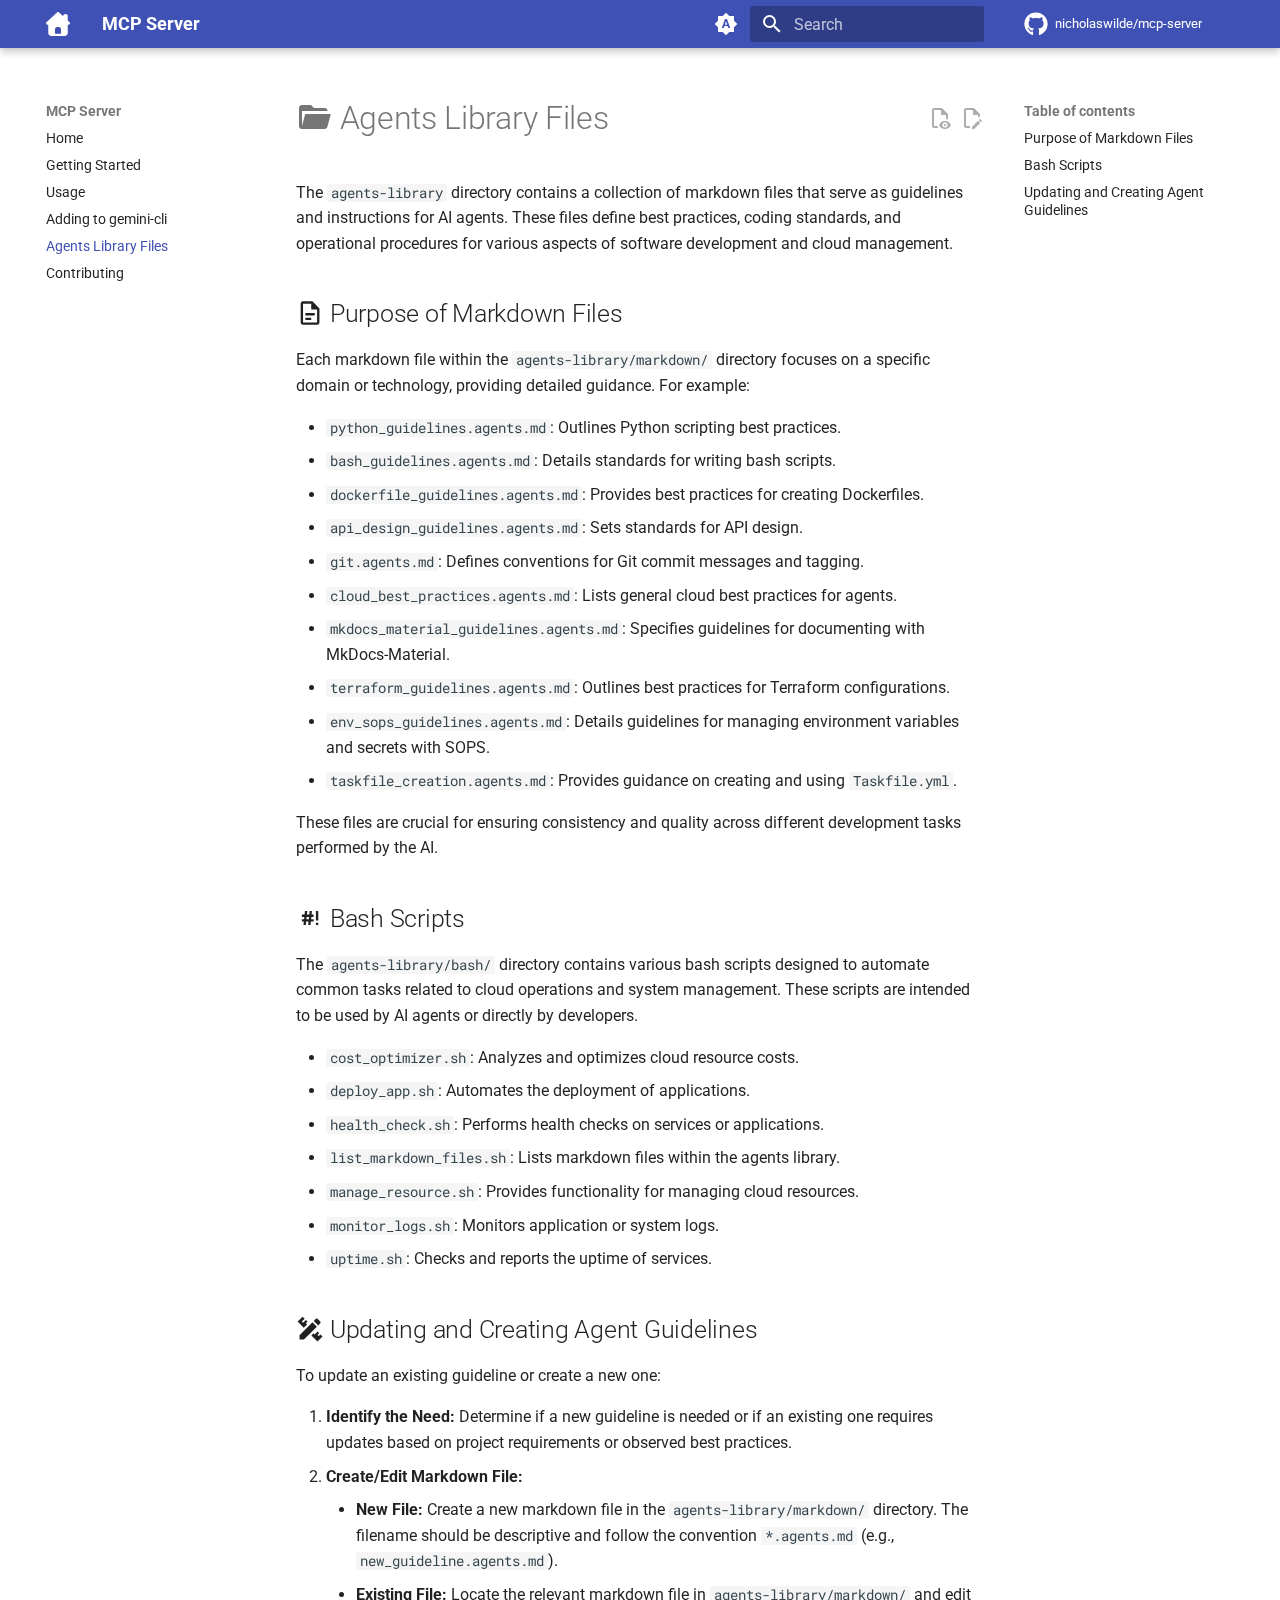
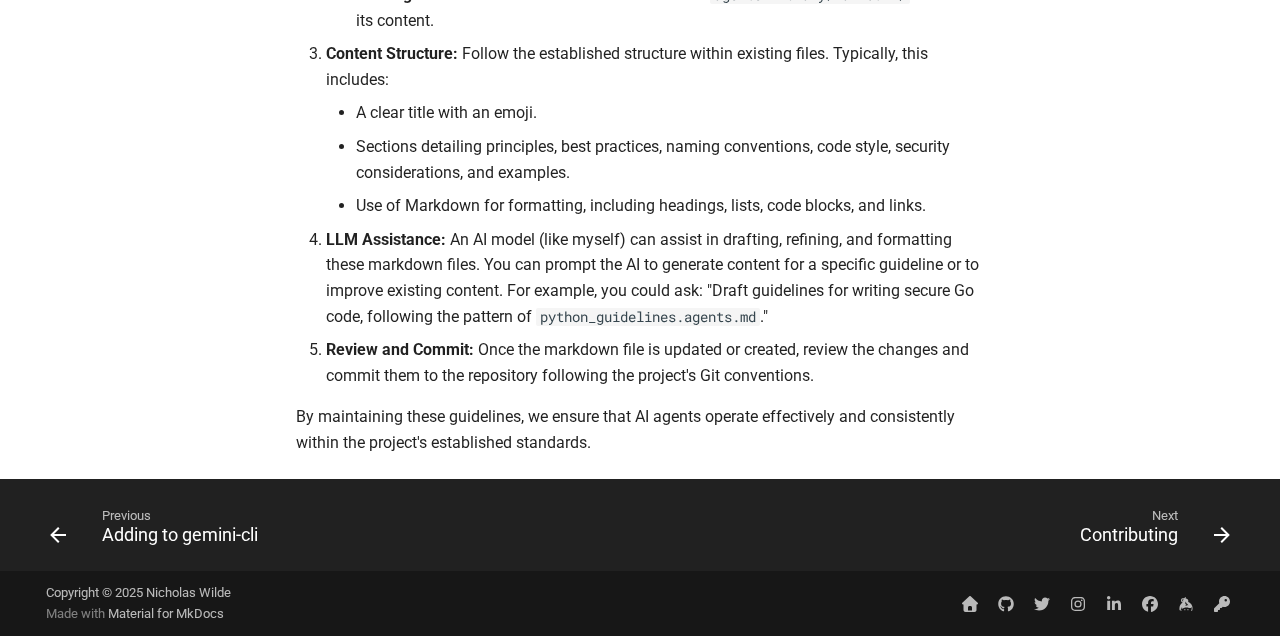
<file: agents-library-files/index.html>
<!doctype html><html lang=en class=no-js> <head><meta charset=utf-8><meta name=viewport content="width=device-width,initial-scale=1"><meta name=description content="An MCP (Multi-Cloud Platform) server that provides a library of reusable agent instructions and scripts to a generative AI model."><meta name=author content="Nicholas Wilde"><link href=https://nicholaswilde.io/mcp-server/agents-library-files/ rel=canonical><link href=../gemini-cli/ rel=prev><link href=../contributing/ rel=next><link rel=icon href=../assets/images/favicon.png><meta name=generator content="mkdocs-1.6.1, mkdocs-material-9.6.19"><title>Agents Library Files - MCP Server</title><link rel=stylesheet href=../assets/stylesheets/main.7e37652d.min.css><link rel=stylesheet href=../assets/stylesheets/palette.06af60db.min.css><link rel=preconnect href=https://fonts.gstatic.com crossorigin><link rel=stylesheet href="https://fonts.googleapis.com/css?family=Roboto:300,300i,400,400i,700,700i%7CRoboto+Mono:400,400i,700,700i&display=fallback"><style>:root{--md-text-font:"Roboto";--md-code-font:"Roboto Mono"}</style><link rel=stylesheet href=../stylesheets/extra.css><script>__md_scope=new URL("..",location),__md_hash=e=>[...e].reduce(((e,_)=>(e<<5)-e+_.charCodeAt(0)),0),__md_get=(e,_=localStorage,t=__md_scope)=>JSON.parse(_.getItem(t.pathname+"."+e)),__md_set=(e,_,t=localStorage,a=__md_scope)=>{try{t.setItem(a.pathname+"."+e,JSON.stringify(_))}catch(e){}}</script></head> <body dir=ltr data-md-color-scheme=default data-md-color-primary=indigo data-md-color-accent=indigo> <input class=md-toggle data-md-toggle=drawer type=checkbox id=__drawer autocomplete=off> <input class=md-toggle data-md-toggle=search type=checkbox id=__search autocomplete=off> <label class=md-overlay for=__drawer></label> <div data-md-component=skip> <a href=#agents-library-files class=md-skip> Skip to content </a> </div> <div data-md-component=announce> </div> <header class="md-header md-header--shadow" data-md-component=header> <nav class="md-header__inner md-grid" aria-label=Header> <a href=.. title="MCP Server" class="md-header__button md-logo" aria-label="MCP Server" data-md-component=logo> <svg xmlns=http://www.w3.org/2000/svg viewbox="0 0 512 512"><!-- Font Awesome Free 7.0.0 by @fontawesome - https://fontawesome.com License - https://fontawesome.com/license/free (Icons: CC BY 4.0, Fonts: SIL OFL 1.1, Code: MIT License) Copyright 2025 Fonticons, Inc.--><path fill=currentColor d="M234.2 8.6c12.3-11.4 31.3-11.4 43.5 0L368 92.3V80c0-17.7 14.3-32 32-32h32c17.7 0 32 14.3 32 32v101.5l37.8 35.1c9.6 9 12.8 22.9 8 35.1S493.2 272 480 272h-16v176c0 35.3-28.7 64-64 64H112c-35.3 0-64-28.7-64-64V272H32c-13.2 0-25-8.1-29.8-20.3s-1.6-26.2 8-35.1zM240 320c-26.5 0-48 21.5-48 48v96h128v-96c0-26.5-21.5-48-48-48z"/></svg> </a> <label class="md-header__button md-icon" for=__drawer> <svg xmlns=http://www.w3.org/2000/svg viewbox="0 0 24 24"><path d="M3 6h18v2H3zm0 5h18v2H3zm0 5h18v2H3z"/></svg> </label> <div class=md-header__title data-md-component=header-title> <div class=md-header__ellipsis> <div class=md-header__topic> <span class=md-ellipsis> MCP Server </span> </div> <div class=md-header__topic data-md-component=header-topic> <span class=md-ellipsis> Agents Library Files </span> </div> </div> </div> <form class=md-header__option data-md-component=palette> <input class=md-option data-md-color-media=(prefers-color-scheme) data-md-color-scheme=default data-md-color-primary=indigo data-md-color-accent=indigo aria-label="Switch to light mode" type=radio name=__palette id=__palette_0> <label class="md-header__button md-icon" title="Switch to light mode" for=__palette_1 hidden> <svg xmlns=http://www.w3.org/2000/svg viewbox="0 0 24 24"><path d="m14.3 16-.7-2h-3.2l-.7 2H7.8L11 7h2l3.2 9zM20 8.69V4h-4.69L12 .69 8.69 4H4v4.69L.69 12 4 15.31V20h4.69L12 23.31 15.31 20H20v-4.69L23.31 12zm-9.15 3.96h2.3L12 9z"/></svg> </label> <input class=md-option data-md-color-media="(prefers-color-scheme: light)" data-md-color-scheme=default data-md-color-primary=indigo data-md-color-accent=indigo aria-label="Switch to dark mode" type=radio name=__palette id=__palette_1> <label class="md-header__button md-icon" title="Switch to dark mode" for=__palette_2 hidden> <svg xmlns=http://www.w3.org/2000/svg viewbox="0 0 24 24"><path d="M17 6H7c-3.31 0-6 2.69-6 6s2.69 6 6 6h10c3.31 0 6-2.69 6-6s-2.69-6-6-6m0 10H7c-2.21 0-4-1.79-4-4s1.79-4 4-4h10c2.21 0 4 1.79 4 4s-1.79 4-4 4M7 9c-1.66 0-3 1.34-3 3s1.34 3 3 3 3-1.34 3-3-1.34-3-3-3"/></svg> </label> <input class=md-option data-md-color-media="(prefers-color-scheme: dark)" data-md-color-scheme=slate data-md-color-primary=indigo data-md-color-accent=indigo aria-label="Switch to light mode" type=radio name=__palette id=__palette_2> <label class="md-header__button md-icon" title="Switch to light mode" for=__palette_0 hidden> <svg xmlns=http://www.w3.org/2000/svg viewbox="0 0 24 24"><path d="M17 7H7a5 5 0 0 0-5 5 5 5 0 0 0 5 5h10a5 5 0 0 0 5-5 5 5 0 0 0-5-5m0 8a3 3 0 0 1-3-3 3 3 0 0 1 3-3 3 3 0 0 1 3 3 3 3 0 0 1-3 3"/></svg> </label> </form> <script>var palette=__md_get("__palette");if(palette&&palette.color){if("(prefers-color-scheme)"===palette.color.media){var media=matchMedia("(prefers-color-scheme: light)"),input=document.querySelector(media.matches?"[data-md-color-media='(prefers-color-scheme: light)']":"[data-md-color-media='(prefers-color-scheme: dark)']");palette.color.media=input.getAttribute("data-md-color-media"),palette.color.scheme=input.getAttribute("data-md-color-scheme"),palette.color.primary=input.getAttribute("data-md-color-primary"),palette.color.accent=input.getAttribute("data-md-color-accent")}for(var[key,value]of Object.entries(palette.color))document.body.setAttribute("data-md-color-"+key,value)}</script> <label class="md-header__button md-icon" for=__search> <svg xmlns=http://www.w3.org/2000/svg viewbox="0 0 24 24"><path d="M9.5 3A6.5 6.5 0 0 1 16 9.5c0 1.61-.59 3.09-1.56 4.23l.27.27h.79l5 5-1.5 1.5-5-5v-.79l-.27-.27A6.52 6.52 0 0 1 9.5 16 6.5 6.5 0 0 1 3 9.5 6.5 6.5 0 0 1 9.5 3m0 2C7 5 5 7 5 9.5S7 14 9.5 14 14 12 14 9.5 12 5 9.5 5"/></svg> </label> <div class=md-search data-md-component=search role=dialog> <label class=md-search__overlay for=__search></label> <div class=md-search__inner role=search> <form class=md-search__form name=search> <input type=text class=md-search__input name=query aria-label=Search placeholder=Search autocapitalize=off autocorrect=off autocomplete=off spellcheck=false data-md-component=search-query required> <label class="md-search__icon md-icon" for=__search> <svg xmlns=http://www.w3.org/2000/svg viewbox="0 0 24 24"><path d="M9.5 3A6.5 6.5 0 0 1 16 9.5c0 1.61-.59 3.09-1.56 4.23l.27.27h.79l5 5-1.5 1.5-5-5v-.79l-.27-.27A6.52 6.52 0 0 1 9.5 16 6.5 6.5 0 0 1 3 9.5 6.5 6.5 0 0 1 9.5 3m0 2C7 5 5 7 5 9.5S7 14 9.5 14 14 12 14 9.5 12 5 9.5 5"/></svg> <svg xmlns=http://www.w3.org/2000/svg viewbox="0 0 24 24"><path d="M20 11v2H8l5.5 5.5-1.42 1.42L4.16 12l7.92-7.92L13.5 5.5 8 11z"/></svg> </label> <nav class=md-search__options aria-label=Search> <button type=reset class="md-search__icon md-icon" title=Clear aria-label=Clear tabindex=-1> <svg xmlns=http://www.w3.org/2000/svg viewbox="0 0 24 24"><path d="M19 6.41 17.59 5 12 10.59 6.41 5 5 6.41 10.59 12 5 17.59 6.41 19 12 13.41 17.59 19 19 17.59 13.41 12z"/></svg> </button> </nav> </form> <div class=md-search__output> <div class=md-search__scrollwrap tabindex=0 data-md-scrollfix> <div class=md-search-result data-md-component=search-result> <div class=md-search-result__meta> Initializing search </div> <ol class=md-search-result__list role=presentation></ol> </div> </div> </div> </div> </div> <div class=md-header__source> <a href=https://github.com/nicholaswilde/mcp-server title="Go to repository" class=md-source data-md-component=source> <div class="md-source__icon md-icon"> <svg xmlns=http://www.w3.org/2000/svg viewbox="0 0 512 512"><!-- Font Awesome Free 7.0.0 by @fontawesome - https://fontawesome.com License - https://fontawesome.com/license/free (Icons: CC BY 4.0, Fonts: SIL OFL 1.1, Code: MIT License) Copyright 2025 Fonticons, Inc.--><path fill=currentColor d="M173.9 397.4c0 2-2.3 3.6-5.2 3.6-3.3.3-5.6-1.3-5.6-3.6 0-2 2.3-3.6 5.2-3.6 3-.3 5.6 1.3 5.6 3.6m-31.1-4.5c-.7 2 1.3 4.3 4.3 4.9 2.6 1 5.6 0 6.2-2s-1.3-4.3-4.3-5.2c-2.6-.7-5.5.3-6.2 2.3m44.2-1.7c-2.9.7-4.9 2.6-4.6 4.9.3 2 2.9 3.3 5.9 2.6 2.9-.7 4.9-2.6 4.6-4.6-.3-1.9-3-3.2-5.9-2.9M252.8 8C114.1 8 8 113.3 8 252c0 110.9 69.8 205.8 169.5 239.2 12.8 2.3 17.3-5.6 17.3-12.1 0-6.2-.3-40.4-.3-61.4 0 0-70 15-84.7-29.8 0 0-11.4-29.1-27.8-36.6 0 0-22.9-15.7 1.6-15.4 0 0 24.9 2 38.6 25.8 21.9 38.6 58.6 27.5 72.9 20.9 2.3-16 8.8-27.1 16-33.7-55.9-6.2-112.3-14.3-112.3-110.5 0-27.5 7.6-41.3 23.6-58.9-2.6-6.5-11.1-33.3 2.6-67.9 20.9-6.5 69 27 69 27 20-5.6 41.5-8.5 62.8-8.5s42.8 2.9 62.8 8.5c0 0 48.1-33.6 69-27 13.7 34.7 5.2 61.4 2.6 67.9 16 17.7 25.8 31.5 25.8 58.9 0 96.5-58.9 104.2-114.8 110.5 9.2 7.9 17 22.9 17 46.4 0 33.7-.3 75.4-.3 83.6 0 6.5 4.6 14.4 17.3 12.1C436.2 457.8 504 362.9 504 252 504 113.3 391.5 8 252.8 8M105.2 352.9c-1.3 1-1 3.3.7 5.2 1.6 1.6 3.9 2.3 5.2 1 1.3-1 1-3.3-.7-5.2-1.6-1.6-3.9-2.3-5.2-1m-10.8-8.1c-.7 1.3.3 2.9 2.3 3.9 1.6 1 3.6.7 4.3-.7.7-1.3-.3-2.9-2.3-3.9-2-.6-3.6-.3-4.3.7m32.4 35.6c-1.6 1.3-1 4.3 1.3 6.2 2.3 2.3 5.2 2.6 6.5 1 1.3-1.3.7-4.3-1.3-6.2-2.2-2.3-5.2-2.6-6.5-1m-11.4-14.7c-1.6 1-1.6 3.6 0 5.9s4.3 3.3 5.6 2.3c1.6-1.3 1.6-3.9 0-6.2-1.4-2.3-4-3.3-5.6-2"/></svg> </div> <div class=md-source__repository> nicholaswilde/mcp-server </div> </a> </div> </nav> </header> <div class=md-container data-md-component=container> <main class=md-main data-md-component=main> <div class="md-main__inner md-grid"> <div class="md-sidebar md-sidebar--primary" data-md-component=sidebar data-md-type=navigation> <div class=md-sidebar__scrollwrap> <div class=md-sidebar__inner> <nav class="md-nav md-nav--primary" aria-label=Navigation data-md-level=0> <label class=md-nav__title for=__drawer> <a href=.. title="MCP Server" class="md-nav__button md-logo" aria-label="MCP Server" data-md-component=logo> <svg xmlns=http://www.w3.org/2000/svg viewbox="0 0 512 512"><!-- Font Awesome Free 7.0.0 by @fontawesome - https://fontawesome.com License - https://fontawesome.com/license/free (Icons: CC BY 4.0, Fonts: SIL OFL 1.1, Code: MIT License) Copyright 2025 Fonticons, Inc.--><path fill=currentColor d="M234.2 8.6c12.3-11.4 31.3-11.4 43.5 0L368 92.3V80c0-17.7 14.3-32 32-32h32c17.7 0 32 14.3 32 32v101.5l37.8 35.1c9.6 9 12.8 22.9 8 35.1S493.2 272 480 272h-16v176c0 35.3-28.7 64-64 64H112c-35.3 0-64-28.7-64-64V272H32c-13.2 0-25-8.1-29.8-20.3s-1.6-26.2 8-35.1zM240 320c-26.5 0-48 21.5-48 48v96h128v-96c0-26.5-21.5-48-48-48z"/></svg> </a> MCP Server </label> <div class=md-nav__source> <a href=https://github.com/nicholaswilde/mcp-server title="Go to repository" class=md-source data-md-component=source> <div class="md-source__icon md-icon"> <svg xmlns=http://www.w3.org/2000/svg viewbox="0 0 512 512"><!-- Font Awesome Free 7.0.0 by @fontawesome - https://fontawesome.com License - https://fontawesome.com/license/free (Icons: CC BY 4.0, Fonts: SIL OFL 1.1, Code: MIT License) Copyright 2025 Fonticons, Inc.--><path fill=currentColor d="M173.9 397.4c0 2-2.3 3.6-5.2 3.6-3.3.3-5.6-1.3-5.6-3.6 0-2 2.3-3.6 5.2-3.6 3-.3 5.6 1.3 5.6 3.6m-31.1-4.5c-.7 2 1.3 4.3 4.3 4.9 2.6 1 5.6 0 6.2-2s-1.3-4.3-4.3-5.2c-2.6-.7-5.5.3-6.2 2.3m44.2-1.7c-2.9.7-4.9 2.6-4.6 4.9.3 2 2.9 3.3 5.9 2.6 2.9-.7 4.9-2.6 4.6-4.6-.3-1.9-3-3.2-5.9-2.9M252.8 8C114.1 8 8 113.3 8 252c0 110.9 69.8 205.8 169.5 239.2 12.8 2.3 17.3-5.6 17.3-12.1 0-6.2-.3-40.4-.3-61.4 0 0-70 15-84.7-29.8 0 0-11.4-29.1-27.8-36.6 0 0-22.9-15.7 1.6-15.4 0 0 24.9 2 38.6 25.8 21.9 38.6 58.6 27.5 72.9 20.9 2.3-16 8.8-27.1 16-33.7-55.9-6.2-112.3-14.3-112.3-110.5 0-27.5 7.6-41.3 23.6-58.9-2.6-6.5-11.1-33.3 2.6-67.9 20.9-6.5 69 27 69 27 20-5.6 41.5-8.5 62.8-8.5s42.8 2.9 62.8 8.5c0 0 48.1-33.6 69-27 13.7 34.7 5.2 61.4 2.6 67.9 16 17.7 25.8 31.5 25.8 58.9 0 96.5-58.9 104.2-114.8 110.5 9.2 7.9 17 22.9 17 46.4 0 33.7-.3 75.4-.3 83.6 0 6.5 4.6 14.4 17.3 12.1C436.2 457.8 504 362.9 504 252 504 113.3 391.5 8 252.8 8M105.2 352.9c-1.3 1-1 3.3.7 5.2 1.6 1.6 3.9 2.3 5.2 1 1.3-1 1-3.3-.7-5.2-1.6-1.6-3.9-2.3-5.2-1m-10.8-8.1c-.7 1.3.3 2.9 2.3 3.9 1.6 1 3.6.7 4.3-.7.7-1.3-.3-2.9-2.3-3.9-2-.6-3.6-.3-4.3.7m32.4 35.6c-1.6 1.3-1 4.3 1.3 6.2 2.3 2.3 5.2 2.6 6.5 1 1.3-1.3.7-4.3-1.3-6.2-2.2-2.3-5.2-2.6-6.5-1m-11.4-14.7c-1.6 1-1.6 3.6 0 5.9s4.3 3.3 5.6 2.3c1.6-1.3 1.6-3.9 0-6.2-1.4-2.3-4-3.3-5.6-2"/></svg> </div> <div class=md-source__repository> nicholaswilde/mcp-server </div> </a> </div> <ul class=md-nav__list data-md-scrollfix> <li class=md-nav__item> <a href=.. class=md-nav__link> <span class=md-ellipsis> Home </span> </a> </li> <li class=md-nav__item> <a href=../getting-started/ class=md-nav__link> <span class=md-ellipsis> Getting Started </span> </a> </li> <li class=md-nav__item> <a href=../usage/ class=md-nav__link> <span class=md-ellipsis> Usage </span> </a> </li> <li class=md-nav__item> <a href=../gemini-cli/ class=md-nav__link> <span class=md-ellipsis> Adding to gemini-cli </span> </a> </li> <li class="md-nav__item md-nav__item--active"> <input class="md-nav__toggle md-toggle" type=checkbox id=__toc> <label class="md-nav__link md-nav__link--active" for=__toc> <span class=md-ellipsis> Agents Library Files </span> <span class="md-nav__icon md-icon"></span> </label> <a href=./ class="md-nav__link md-nav__link--active"> <span class=md-ellipsis> Agents Library Files </span> </a> <nav class="md-nav md-nav--secondary" aria-label="Table of contents"> <label class=md-nav__title for=__toc> <span class="md-nav__icon md-icon"></span> Table of contents </label> <ul class=md-nav__list data-md-component=toc data-md-scrollfix> <li class=md-nav__item> <a href=#purpose-of-markdown-files class=md-nav__link> <span class=md-ellipsis> Purpose of Markdown Files </span> </a> </li> <li class=md-nav__item> <a href=#bash-scripts class=md-nav__link> <span class=md-ellipsis> Bash Scripts </span> </a> </li> <li class=md-nav__item> <a href=#updating-and-creating-agent-guidelines class=md-nav__link> <span class=md-ellipsis> Updating and Creating Agent Guidelines </span> </a> </li> </ul> </nav> </li> <li class=md-nav__item> <a href=../contributing/ class=md-nav__link> <span class=md-ellipsis> Contributing </span> </a> </li> </ul> </nav> </div> </div> </div> <div class="md-sidebar md-sidebar--secondary" data-md-component=sidebar data-md-type=toc> <div class=md-sidebar__scrollwrap> <div class=md-sidebar__inner> <nav class="md-nav md-nav--secondary" aria-label="Table of contents"> <label class=md-nav__title for=__toc> <span class="md-nav__icon md-icon"></span> Table of contents </label> <ul class=md-nav__list data-md-component=toc data-md-scrollfix> <li class=md-nav__item> <a href=#purpose-of-markdown-files class=md-nav__link> <span class=md-ellipsis> Purpose of Markdown Files </span> </a> </li> <li class=md-nav__item> <a href=#bash-scripts class=md-nav__link> <span class=md-ellipsis> Bash Scripts </span> </a> </li> <li class=md-nav__item> <a href=#updating-and-creating-agent-guidelines class=md-nav__link> <span class=md-ellipsis> Updating and Creating Agent Guidelines </span> </a> </li> </ul> </nav> </div> </div> </div> <div class=md-content data-md-component=content> <article class="md-content__inner md-typeset"> <a href=https://github.com/nicholaswilde/mcp-server/edit/main/docs/agents-library-files.md title="Edit this page" class="md-content__button md-icon" rel=edit> <svg xmlns=http://www.w3.org/2000/svg viewbox="0 0 24 24"><path d="M10 20H6V4h7v5h5v3.1l2-2V8l-6-6H6c-1.1 0-2 .9-2 2v16c0 1.1.9 2 2 2h4zm10.2-7c.1 0 .3.1.4.2l1.3 1.3c.2.2.2.6 0 .8l-1 1-2.1-2.1 1-1c.1-.1.2-.2.4-.2m0 3.9L14.1 23H12v-2.1l6.1-6.1z"/></svg> </a> <a href=https://github.com/nicholaswilde/mcp-server/raw/main/docs/agents-library-files.md title="View source of this page" class="md-content__button md-icon"> <svg xmlns=http://www.w3.org/2000/svg viewbox="0 0 24 24"><path d="M17 18c.56 0 1 .44 1 1s-.44 1-1 1-1-.44-1-1 .44-1 1-1m0-3c-2.73 0-5.06 1.66-6 4 .94 2.34 3.27 4 6 4s5.06-1.66 6-4c-.94-2.34-3.27-4-6-4m0 6.5a2.5 2.5 0 0 1-2.5-2.5 2.5 2.5 0 0 1 2.5-2.5 2.5 2.5 0 0 1 2.5 2.5 2.5 2.5 0 0 1-2.5 2.5M9.27 20H6V4h7v5h5v4.07c.7.08 1.36.25 2 .49V8l-6-6H6a2 2 0 0 0-2 2v16a2 2 0 0 0 2 2h4.5a8.2 8.2 0 0 1-1.23-2"/></svg> </a> <h1 id=agents-library-files><span class=twemoji><svg xmlns=http://www.w3.org/2000/svg viewbox="0 0 24 24"><path d="M19 20H4a2 2 0 0 1-2-2V6c0-1.11.89-2 2-2h6l2 2h7a2 2 0 0 1 2 2H4v10l2.14-8h17.07l-2.28 8.5c-.23.87-1.01 1.5-1.93 1.5"/></svg></span> Agents Library Files<a class=headerlink href=#agents-library-files title="Permanent link">&para;</a></h1> <p>The <code>agents-library</code> directory contains a collection of markdown files that serve as guidelines and instructions for AI agents. These files define best practices, coding standards, and operational procedures for various aspects of software development and cloud management.</p> <h2 id=purpose-of-markdown-files><span class=twemoji><svg xmlns=http://www.w3.org/2000/svg viewbox="0 0 24 24"><path d="M6 2a2 2 0 0 0-2 2v16a2 2 0 0 0 2 2h12a2 2 0 0 0 2-2V8l-6-6zm0 2h7v5h5v11H6zm2 8v2h8v-2zm0 4v2h5v-2z"/></svg></span> Purpose of Markdown Files<a class=headerlink href=#purpose-of-markdown-files title="Permanent link">&para;</a></h2> <p>Each markdown file within the <code>agents-library/markdown/</code> directory focuses on a specific domain or technology, providing detailed guidance. For example:</p> <ul> <li><code>python_guidelines.agents.md</code>: Outlines Python scripting best practices.</li> <li><code>bash_guidelines.agents.md</code>: Details standards for writing bash scripts.</li> <li><code>dockerfile_guidelines.agents.md</code>: Provides best practices for creating Dockerfiles.</li> <li><code>api_design_guidelines.agents.md</code>: Sets standards for API design.</li> <li><code>git.agents.md</code>: Defines conventions for Git commit messages and tagging.</li> <li><code>cloud_best_practices.agents.md</code>: Lists general cloud best practices for agents.</li> <li><code>mkdocs_material_guidelines.agents.md</code>: Specifies guidelines for documenting with MkDocs-Material.</li> <li><code>terraform_guidelines.agents.md</code>: Outlines best practices for Terraform configurations.</li> <li><code>env_sops_guidelines.agents.md</code>: Details guidelines for managing environment variables and secrets with SOPS.</li> <li><code>taskfile_creation.agents.md</code>: Provides guidance on creating and using <code>Taskfile.yml</code>.</li> </ul> <p>These files are crucial for ensuring consistency and quality across different development tasks performed by the AI.</p> <h2 id=bash-scripts><span class=twemoji><svg xmlns=http://www.w3.org/2000/svg viewbox="0 0 24 24"><path d="M5 9h2.31l.32-3h2l-.32 3h2l.32-3h2l-.32 3H15v2h-1.9l-.2 2H15v2h-2.31l-.32 3h-2l.32-3h-2l-.32 3h-2l.32-3H5v-2h1.9l.2-2H5zm4.1 2-.2 2h2l.2-2M19 6h-2v8h2m0 2h-2v2h2Z"/></svg></span> Bash Scripts<a class=headerlink href=#bash-scripts title="Permanent link">&para;</a></h2> <p>The <code>agents-library/bash/</code> directory contains various bash scripts designed to automate common tasks related to cloud operations and system management. These scripts are intended to be used by AI agents or directly by developers.</p> <ul> <li><code>cost_optimizer.sh</code>: Analyzes and optimizes cloud resource costs.</li> <li><code>deploy_app.sh</code>: Automates the deployment of applications.</li> <li><code>health_check.sh</code>: Performs health checks on services or applications.</li> <li><code>list_markdown_files.sh</code>: Lists markdown files within the agents library.</li> <li><code>manage_resource.sh</code>: Provides functionality for managing cloud resources.</li> <li><code>monitor_logs.sh</code>: Monitors application or system logs.</li> <li><code>uptime.sh</code>: Checks and reports the uptime of services.</li> </ul> <h2 id=updating-and-creating-agent-guidelines><span class=twemoji><svg xmlns=http://www.w3.org/2000/svg viewbox="0 0 24 24"><path d="M3 17.25V21h3.75L17.81 9.93l-3.75-3.75zm19.61 1.11-4.25 4.25-5.2-5.2 1.77-1.77 1 1 2.47-2.48 1.42 1.42L18.36 17l1.06 1 1.42-1.4zm-16-7.53L1.39 5.64l4.25-4.25L7.4 3.16 4.93 5.64 6 6.7l2.46-2.48 1.42 1.42-1.42 1.41 1 1zM20.71 7c.39-.39.39-1 0-1.41l-2.34-2.3c-.37-.39-1.02-.39-1.41 0l-1.84 1.83 3.75 3.75z"/></svg></span> Updating and Creating Agent Guidelines<a class=headerlink href=#updating-and-creating-agent-guidelines title="Permanent link">&para;</a></h2> <p>To update an existing guideline or create a new one:</p> <ol> <li><strong>Identify the Need:</strong> Determine if a new guideline is needed or if an existing one requires updates based on project requirements or observed best practices.</li> <li><strong>Create/Edit Markdown File:</strong><ul> <li><strong>New File:</strong> Create a new markdown file in the <code>agents-library/markdown/</code> directory. The filename should be descriptive and follow the convention <code>*.agents.md</code> (e.g., <code>new_guideline.agents.md</code>).</li> <li><strong>Existing File:</strong> Locate the relevant markdown file in <code>agents-library/markdown/</code> and edit its content.</li> </ul> </li> <li><strong>Content Structure:</strong> Follow the established structure within existing files. Typically, this includes:<ul> <li>A clear title with an emoji.</li> <li>Sections detailing principles, best practices, naming conventions, code style, security considerations, and examples.</li> <li>Use of Markdown for formatting, including headings, lists, code blocks, and links.</li> </ul> </li> <li><strong>LLM Assistance:</strong> An AI model (like myself) can assist in drafting, refining, and formatting these markdown files. You can prompt the AI to generate content for a specific guideline or to improve existing content. For example, you could ask: "Draft guidelines for writing secure Go code, following the pattern of <code>python_guidelines.agents.md</code>."</li> <li><strong>Review and Commit:</strong> Once the markdown file is updated or created, review the changes and commit them to the repository following the project's Git conventions.</li> </ol> <p>By maintaining these guidelines, we ensure that AI agents operate effectively and consistently within the project's established standards.</p> </article> </div> <script>var target=document.getElementById(location.hash.slice(1));target&&target.name&&(target.checked=target.name.startsWith("__tabbed_"))</script> </div> <button type=button class="md-top md-icon" data-md-component=top hidden> <svg xmlns=http://www.w3.org/2000/svg viewbox="0 0 24 24"><path d="M13 20h-2V8l-5.5 5.5-1.42-1.42L12 4.16l7.92 7.92-1.42 1.42L13 8z"/></svg> Back to top </button> </main> <footer class=md-footer> <nav class="md-footer__inner md-grid" aria-label=Footer> <a href=../gemini-cli/ class="md-footer__link md-footer__link--prev" aria-label="Previous: Adding to gemini-cli"> <div class="md-footer__button md-icon"> <svg xmlns=http://www.w3.org/2000/svg viewbox="0 0 24 24"><path d="M20 11v2H8l5.5 5.5-1.42 1.42L4.16 12l7.92-7.92L13.5 5.5 8 11z"/></svg> </div> <div class=md-footer__title> <span class=md-footer__direction> Previous </span> <div class=md-ellipsis> Adding to gemini-cli </div> </div> </a> <a href=../contributing/ class="md-footer__link md-footer__link--next" aria-label="Next: Contributing"> <div class=md-footer__title> <span class=md-footer__direction> Next </span> <div class=md-ellipsis> Contributing </div> </div> <div class="md-footer__button md-icon"> <svg xmlns=http://www.w3.org/2000/svg viewbox="0 0 24 24"><path d="M4 11v2h12l-5.5 5.5 1.42 1.42L19.84 12l-7.92-7.92L10.5 5.5 16 11z"/></svg> </div> </a> </nav> <div class="md-footer-meta md-typeset"> <div class="md-footer-meta__inner md-grid"> <div class=md-copyright> <div class=md-copyright__highlight> Copyright © 2025 Nicholas Wilde </div> Made with <a href=https://squidfunk.github.io/mkdocs-material/ target=_blank rel=noopener> Material for MkDocs </a> </div> <div class=md-social> <a href=https://nicholaswilde.io/ target=_blank rel=noopener title=nicholaswilde.io class=md-social__link> <svg xmlns=http://www.w3.org/2000/svg viewbox="0 0 512 512"><!-- Font Awesome Free 7.0.0 by @fontawesome - https://fontawesome.com License - https://fontawesome.com/license/free (Icons: CC BY 4.0, Fonts: SIL OFL 1.1, Code: MIT License) Copyright 2025 Fonticons, Inc.--><path fill=currentColor d="M277.8 8.6c-12.3-11.4-31.3-11.4-43.5 0l-224 208c-9.6 9-12.8 22.9-8 35.1S18.8 272 32 272h16v176c0 35.3 28.7 64 64 64h288c35.3 0 64-28.7 64-64V272h16c13.2 0 25-8.1 29.8-20.3s1.6-26.2-8-35.1zM240 320h32c26.5 0 48 21.5 48 48v96H192v-96c0-26.5 21.5-48 48-48"/></svg> </a> <a href=https://github.com/nicholaswilde target=_blank rel=noopener title=github.com class=md-social__link> <svg xmlns=http://www.w3.org/2000/svg viewbox="0 0 512 512"><!-- Font Awesome Free 7.0.0 by @fontawesome - https://fontawesome.com License - https://fontawesome.com/license/free (Icons: CC BY 4.0, Fonts: SIL OFL 1.1, Code: MIT License) Copyright 2025 Fonticons, Inc.--><path fill=currentColor d="M173.9 397.4c0 2-2.3 3.6-5.2 3.6-3.3.3-5.6-1.3-5.6-3.6 0-2 2.3-3.6 5.2-3.6 3-.3 5.6 1.3 5.6 3.6m-31.1-4.5c-.7 2 1.3 4.3 4.3 4.9 2.6 1 5.6 0 6.2-2s-1.3-4.3-4.3-5.2c-2.6-.7-5.5.3-6.2 2.3m44.2-1.7c-2.9.7-4.9 2.6-4.6 4.9.3 2 2.9 3.3 5.9 2.6 2.9-.7 4.9-2.6 4.6-4.6-.3-1.9-3-3.2-5.9-2.9M252.8 8C114.1 8 8 113.3 8 252c0 110.9 69.8 205.8 169.5 239.2 12.8 2.3 17.3-5.6 17.3-12.1 0-6.2-.3-40.4-.3-61.4 0 0-70 15-84.7-29.8 0 0-11.4-29.1-27.8-36.6 0 0-22.9-15.7 1.6-15.4 0 0 24.9 2 38.6 25.8 21.9 38.6 58.6 27.5 72.9 20.9 2.3-16 8.8-27.1 16-33.7-55.9-6.2-112.3-14.3-112.3-110.5 0-27.5 7.6-41.3 23.6-58.9-2.6-6.5-11.1-33.3 2.6-67.9 20.9-6.5 69 27 69 27 20-5.6 41.5-8.5 62.8-8.5s42.8 2.9 62.8 8.5c0 0 48.1-33.6 69-27 13.7 34.7 5.2 61.4 2.6 67.9 16 17.7 25.8 31.5 25.8 58.9 0 96.5-58.9 104.2-114.8 110.5 9.2 7.9 17 22.9 17 46.4 0 33.7-.3 75.4-.3 83.6 0 6.5 4.6 14.4 17.3 12.1C436.2 457.8 504 362.9 504 252 504 113.3 391.5 8 252.8 8M105.2 352.9c-1.3 1-1 3.3.7 5.2 1.6 1.6 3.9 2.3 5.2 1 1.3-1 1-3.3-.7-5.2-1.6-1.6-3.9-2.3-5.2-1m-10.8-8.1c-.7 1.3.3 2.9 2.3 3.9 1.6 1 3.6.7 4.3-.7.7-1.3-.3-2.9-2.3-3.9-2-.6-3.6-.3-4.3.7m32.4 35.6c-1.6 1.3-1 4.3 1.3 6.2 2.3 2.3 5.2 2.6 6.5 1 1.3-1.3.7-4.3-1.3-6.2-2.2-2.3-5.2-2.6-6.5-1m-11.4-14.7c-1.6 1-1.6 3.6 0 5.9s4.3 3.3 5.6 2.3c1.6-1.3 1.6-3.9 0-6.2-1.4-2.3-4-3.3-5.6-2"/></svg> </a> <a href=https://twitter.com/nicholascwilde target=_blank rel=noopener title=twitter.com class=md-social__link> <svg xmlns=http://www.w3.org/2000/svg viewbox="0 0 512 512"><!-- Font Awesome Free 7.0.0 by @fontawesome - https://fontawesome.com License - https://fontawesome.com/license/free (Icons: CC BY 4.0, Fonts: SIL OFL 1.1, Code: MIT License) Copyright 2025 Fonticons, Inc.--><path fill=currentColor d="M459.4 151.7c.3 4.5.3 9.1.3 13.6 0 138.7-105.6 298.6-298.6 298.6-59.5 0-114.7-17.2-161.1-47.1 8.4 1 16.6 1.3 25.3 1.3 49.1 0 94.2-16.6 130.3-44.8-46.1-1-84.8-31.2-98.1-72.8 6.5 1 13 1.6 19.8 1.6 9.4 0 18.8-1.3 27.6-3.6-48.1-9.7-84.1-52-84.1-103v-1.3c14 7.8 30.2 12.7 47.4 13.3-28.3-18.8-46.8-51-46.8-87.4 0-19.5 5.2-37.4 14.3-53C87.4 130.8 165 172.4 252.1 176.9c-1.6-7.8-2.6-15.9-2.6-24C249.5 95.1 296.3 48 354.4 48c30.2 0 57.5 12.7 76.7 33.1 23.7-4.5 46.5-13.3 66.6-25.3-7.8 24.4-24.4 44.8-46.1 57.8 21.1-2.3 41.6-8.1 60.4-16.2-14.3 20.8-32.2 39.3-52.6 54.3"/></svg> </a> <a href=https://www.instagram.com/wildewoodworking/ target=_blank rel=noopener title=www.instagram.com class=md-social__link> <svg xmlns=http://www.w3.org/2000/svg viewbox="0 0 448 512"><!-- Font Awesome Free 7.0.0 by @fontawesome - https://fontawesome.com License - https://fontawesome.com/license/free (Icons: CC BY 4.0, Fonts: SIL OFL 1.1, Code: MIT License) Copyright 2025 Fonticons, Inc.--><path fill=currentColor d="M224.3 141a115 115 0 1 0-.6 230 115 115 0 1 0 .6-230m-.6 40.4a74.6 74.6 0 1 1 .6 149.2 74.6 74.6 0 1 1-.6-149.2m93.4-45.1a26.8 26.8 0 1 1 53.6 0 26.8 26.8 0 1 1-53.6 0m129.7 27.2c-1.7-35.9-9.9-67.7-36.2-93.9-26.2-26.2-58-34.4-93.9-36.2-37-2.1-147.9-2.1-184.9 0-35.8 1.7-67.6 9.9-93.9 36.1s-34.4 58-36.2 93.9c-2.1 37-2.1 147.9 0 184.9 1.7 35.9 9.9 67.7 36.2 93.9s58 34.4 93.9 36.2c37 2.1 147.9 2.1 184.9 0 35.9-1.7 67.7-9.9 93.9-36.2 26.2-26.2 34.4-58 36.2-93.9 2.1-37 2.1-147.8 0-184.8M399 388c-7.8 19.6-22.9 34.7-42.6 42.6-29.5 11.7-99.5 9-132.1 9s-102.7 2.6-132.1-9c-19.6-7.8-34.7-22.9-42.6-42.6-11.7-29.5-9-99.5-9-132.1s-2.6-102.7 9-132.1c7.8-19.6 22.9-34.7 42.6-42.6 29.5-11.7 99.5-9 132.1-9s102.7-2.6 132.1 9c19.6 7.8 34.7 22.9 42.6 42.6 11.7 29.5 9 99.5 9 132.1s2.7 102.7-9 132.1"/></svg> </a> <a href=https://www.linkedin.com/in/nicholaswilde target=_blank rel=noopener title=www.linkedin.com class=md-social__link> <svg xmlns=http://www.w3.org/2000/svg viewbox="0 0 448 512"><!-- Font Awesome Free 7.0.0 by @fontawesome - https://fontawesome.com License - https://fontawesome.com/license/free (Icons: CC BY 4.0, Fonts: SIL OFL 1.1, Code: MIT License) Copyright 2025 Fonticons, Inc.--><path fill=currentColor d="M100.3 448H7.4V148.9h92.9zM53.8 108.1C24.1 108.1 0 83.5 0 53.8c0-14.3 5.7-27.9 15.8-38S39.6 0 53.8 0s27.9 5.7 38 15.8 15.8 23.8 15.8 38c0 29.7-24.1 54.3-53.8 54.3M447.9 448h-92.7V302.4c0-34.7-.7-79.2-48.3-79.2-48.3 0-55.7 37.7-55.7 76.7V448h-92.8V148.9h89.1v40.8h1.3c12.4-23.5 42.7-48.3 87.9-48.3 94 0 111.3 61.9 111.3 142.3V448z"/></svg> </a> <a href=https://www.facebook.com/nicholas.wilde/ target=_blank rel=noopener title=www.facebook.com class=md-social__link> <svg xmlns=http://www.w3.org/2000/svg viewbox="0 0 512 512"><!-- Font Awesome Free 7.0.0 by @fontawesome - https://fontawesome.com License - https://fontawesome.com/license/free (Icons: CC BY 4.0, Fonts: SIL OFL 1.1, Code: MIT License) Copyright 2025 Fonticons, Inc.--><path fill=currentColor d="M512 256C512 114.6 397.4 0 256 0S0 114.6 0 256c0 120 82.7 220.8 194.2 248.5V334.2h-52.8V256h52.8v-33.7c0-87.1 39.4-127.5 125-127.5 16.2 0 44.2 3.2 55.7 6.4V172c-6-.6-16.5-1-29.6-1-42 0-58.2 15.9-58.2 57.2V256h83.6l-14.4 78.2H287v175.9C413.8 494.8 512 386.9 512 256"/></svg> </a> <a href=https://keybase.io/nicholaswilde target=_blank rel=noopener title=keybase.io class=md-social__link> <svg xmlns=http://www.w3.org/2000/svg viewbox="0 0 448 512"><!-- Font Awesome Free 7.0.0 by @fontawesome - https://fontawesome.com License - https://fontawesome.com/license/free (Icons: CC BY 4.0, Fonts: SIL OFL 1.1, Code: MIT License) Copyright 2025 Fonticons, Inc.--><path fill=currentColor d="M286.2 419a18 18 0 1 0 0 36 18 18 0 1 0 0-36m111.9-147.6c-9.5-14.6-39.4-52.4-87.3-73.7-6.1-2.7-12.2-5.1-18.4-7.3 4.1-9.9 6-20.6 5.8-31.4s-2.7-21.3-7.2-31.1-10.9-18.5-18.9-25.7-17.4-12.6-27.6-16c-12.4-4.1-23.3-6-32.4-5.8-.6-2-1.9-11 9.4-35l-22.9-13.5-5.5 7.6c-8.7 12.1-16.9 23.6-24.3 34.9-2.7-.6-5.5-1.1-8.3-1.2-41.5-2.4-39-2.3-41.1-2.3-50.6 0-50.8 52.1-50.8 45.9l-2.4 36.7c-1.6 27 19.8 50.2 47.6 51.8l8.9.5c-16.7 9.7-32.3 21.7-46.1 35.6C14 304.7 14 374 14 429.8v33.6l23.3-29.8c3.1 13.1 8 25.8 14.6 37.6 5.8 10.1 14.9 9.4 19.6 7.3 4.2-1.9 10-6.9 3.8-20.1-8-16.8-13.3-34.7-15.8-53.1l46.8-59.8-24.7 74.1c58.2-42.4 157.4-61.8 236.2-38.6 34.2 10.1 67.4.7 84.7-23.8.7-1 1.2-2.2 1.8-3.2 1.8 9.4 2.7 18.9 2.8 28.4 0 23.3-3.7 52.9-14.9 81.6-2.5 6.5 1.8 14.5 8.6 15.7 7.4 1.6 15.3-3.1 18.4-11.1 9.6-25.5 14.6-54.6 14.6-86.2 0-38.6-13-77.5-35.9-110.9zM142.4 128.6l-15.7-.9-1.4 21.8 13.1.8c-.6 6.5-.5 13.1.3 19.6l-22.4-1.3c-1.6-.1-3.2-.5-4.7-1.1s-2.8-1.6-3.9-2.8-1.9-2.6-2.5-4.1-.8-3.1-.7-4.7L107 119c1-12.2 13.9-11.3 13.3-11.3l29.1 1.7c-2.8 6.2-5.1 12.6-7 19.2m148.4 172.2c-2.1 1.6-4.8 2.4-7.5 2.2s-5.1-1.5-6.9-3.5l-9.7-11.5-34.4 27c-1.6 1.3-3.7 1.9-5.8 1.7s-4-1.2-5.3-2.8l-15.8-18.6c-1.2-1.6-1.7-3.5-1.5-5.4s1.3-3.7 2.8-4.9l34.6-27.2-14.1-16.7-17.1 13.5c-1.6 1.2-3.5 1.8-5.5 1.6s-3.8-1.1-5.1-2.6c0 0-3.7-4.4-3.8-4.5-1.2-1.6-1.7-3.5-1.5-5.5s1.3-3.7 2.8-4.9l17-13.5s-18.5-22-18.6-22.1c-.8-1-1.3-2.1-1.7-3.3s-.4-2.5-.3-3.7.6-2.4 1.2-3.5 1.5-2 2.5-2.8c2.1-1.7 4.8-2.4 7.4-2.2s5.1 1.5 6.9 3.6l81.1 96.3c.8 1 1.3 2.1 1.7 3.3s.4 2.5.3 3.7-.6 2.5-1.2 3.5-1.5 2.1-2.5 2.8M187.4 419a18 18 0 1 0 0 36 18 18 0 1 0 0-36"/></svg> </a> <a href=https://github.com/nicholaswilde.gpg target=_blank rel=noopener title=github.com class=md-social__link> <svg xmlns=http://www.w3.org/2000/svg viewbox="0 0 512 512"><!-- Font Awesome Free 7.0.0 by @fontawesome - https://fontawesome.com License - https://fontawesome.com/license/free (Icons: CC BY 4.0, Fonts: SIL OFL 1.1, Code: MIT License) Copyright 2025 Fonticons, Inc.--><path fill=currentColor d="M336 352c97.2 0 176-78.8 176-176S433.2 0 336 0 160 78.8 160 176c0 18.7 2.9 36.8 8.3 53.7L7 391c-4.5 4.5-7 10.6-7 17v80c0 13.3 10.7 24 24 24h80c13.3 0 24-10.7 24-24v-40h40c13.3 0 24-10.7 24-24v-40h40c6.4 0 12.5-2.5 17-7l33.3-33.3c16.9 5.4 35 8.3 53.7 8.3m40-256a40 40 0 1 1 0 80 40 40 0 1 1 0-80"/></svg> </a> </div> </div> </div> </footer> </div> <div class=md-dialog data-md-component=dialog> <div class="md-dialog__inner md-typeset"></div> </div> <script id=__config type=application/json>{"base": "..", "features": ["navigation.top", "navigation.tracking", "navigation.footer", "content.code.copy", "content.action.edit", "content.action.view"], "search": "../assets/javascripts/workers/search.973d3a69.min.js", "tags": null, "translations": {"clipboard.copied": "Copied to clipboard", "clipboard.copy": "Copy to clipboard", "search.result.more.one": "1 more on this page", "search.result.more.other": "# more on this page", "search.result.none": "No matching documents", "search.result.one": "1 matching document", "search.result.other": "# matching documents", "search.result.placeholder": "Type to start searching", "search.result.term.missing": "Missing", "select.version": "Select version"}, "version": null}</script> <script src=../assets/javascripts/bundle.92b07e13.min.js></script> </body> </html>
</file>
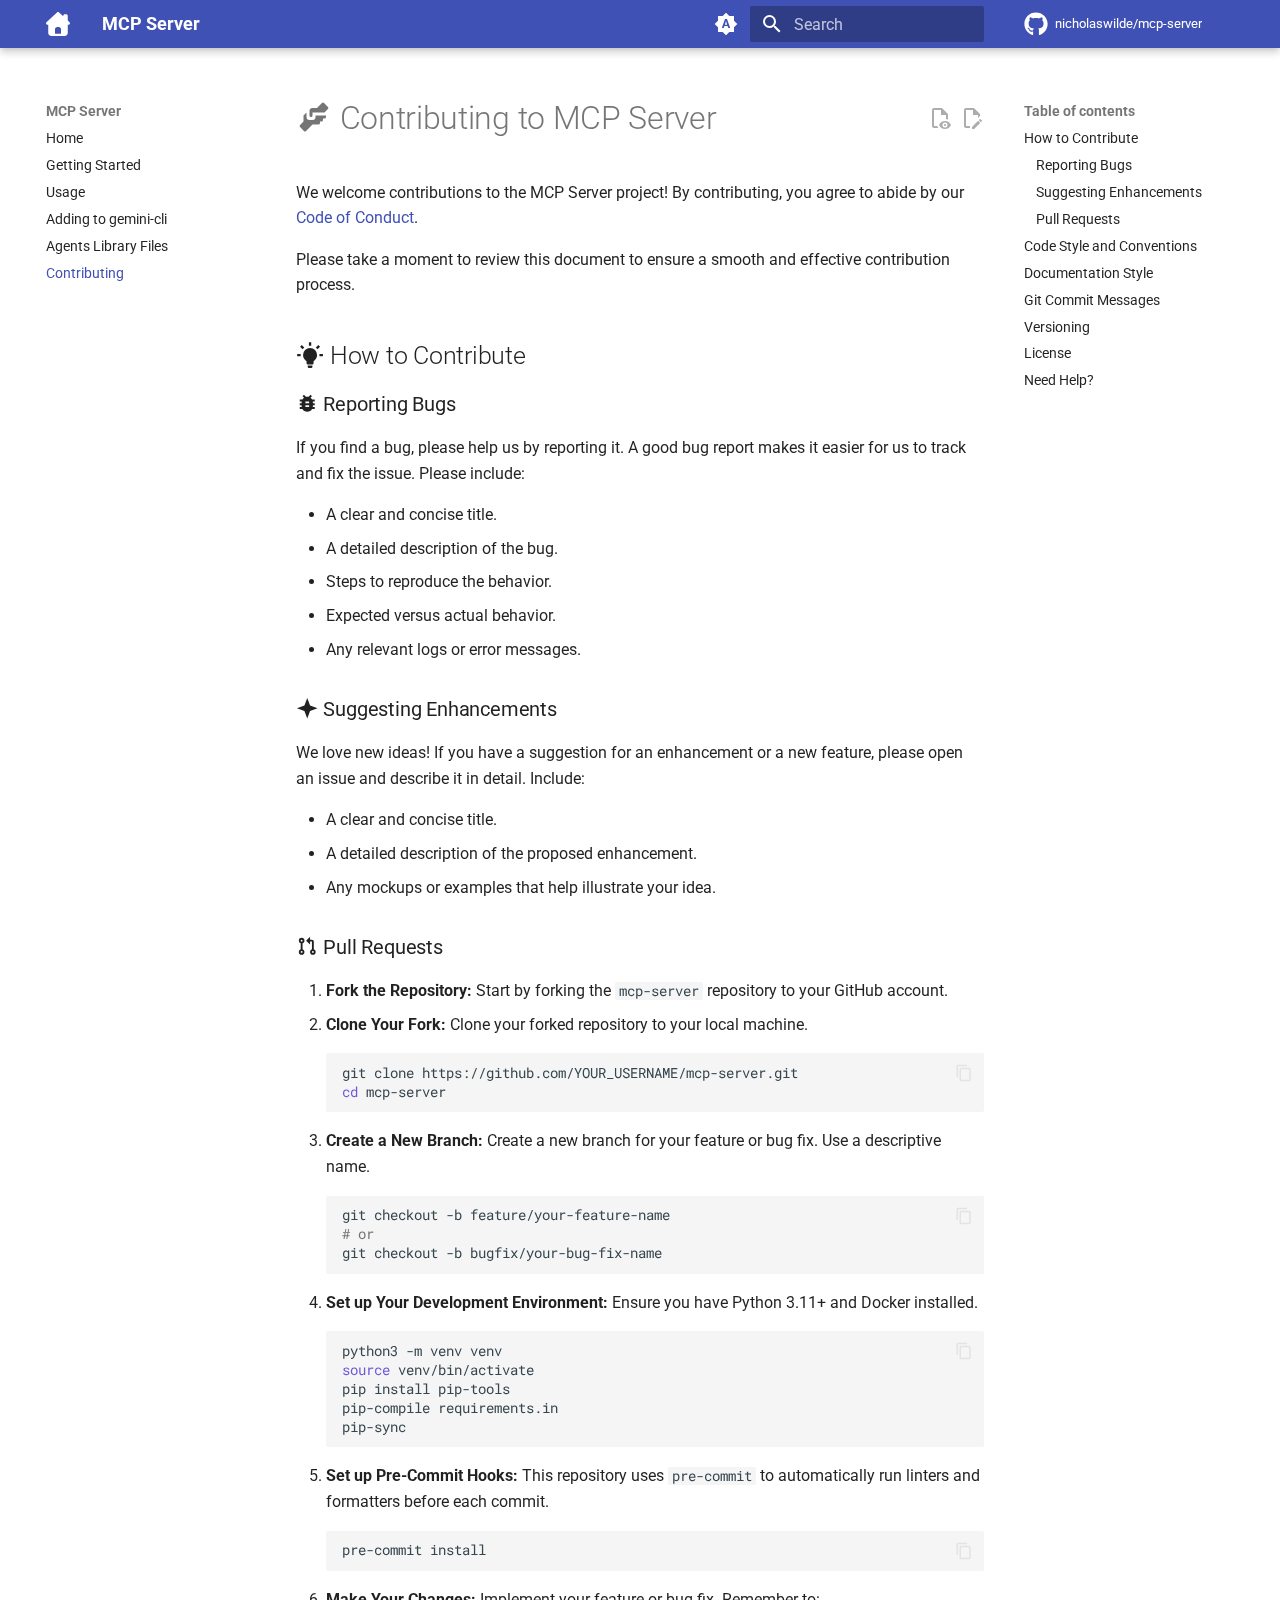
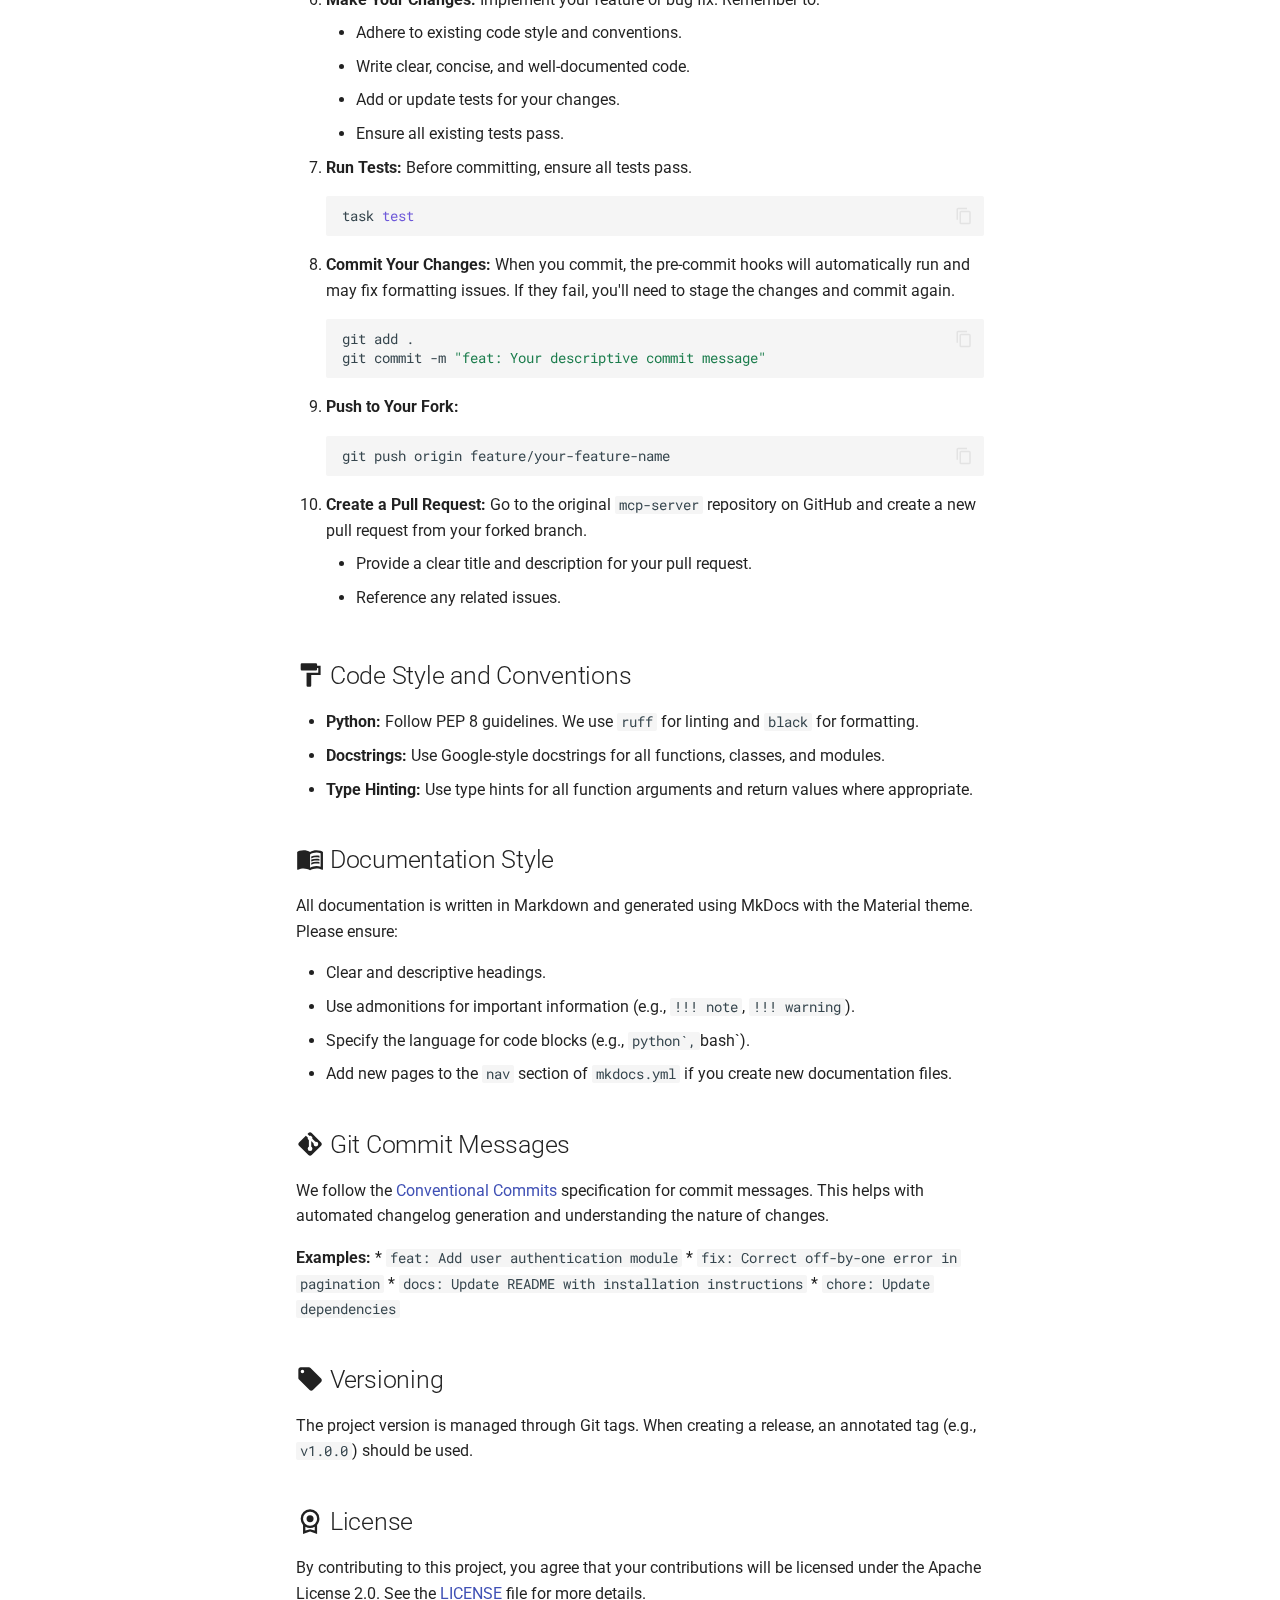
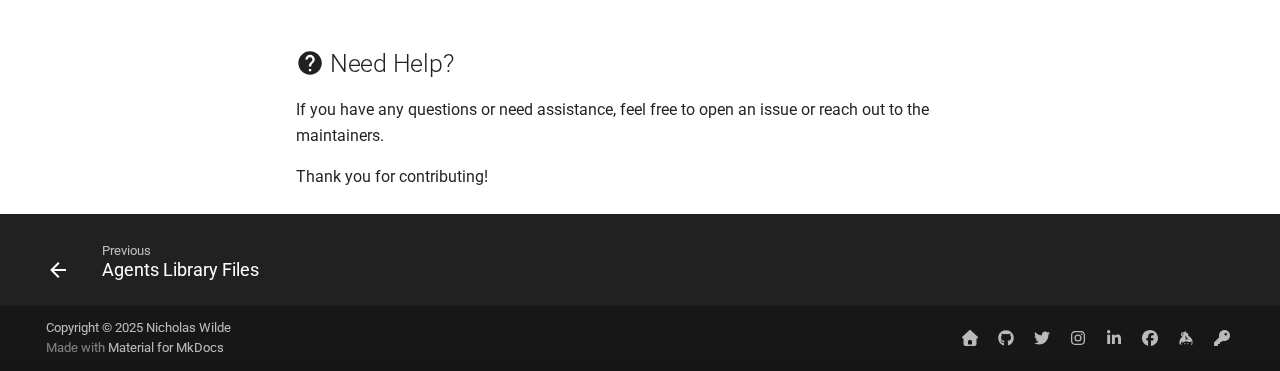
<file: contributing/index.html>
<!doctype html><html lang=en class=no-js> <head><meta charset=utf-8><meta name=viewport content="width=device-width,initial-scale=1"><meta name=description content="An MCP (Multi-Cloud Platform) server that provides a library of reusable agent instructions and scripts to a generative AI model."><meta name=author content="Nicholas Wilde"><link href=https://nicholaswilde.io/mcp-server/contributing/ rel=canonical><link href=../agents-library-files/ rel=prev><link rel=icon href=../assets/images/favicon.png><meta name=generator content="mkdocs-1.6.1, mkdocs-material-9.6.19"><title>Contributing - MCP Server</title><link rel=stylesheet href=../assets/stylesheets/main.7e37652d.min.css><link rel=stylesheet href=../assets/stylesheets/palette.06af60db.min.css><link rel=preconnect href=https://fonts.gstatic.com crossorigin><link rel=stylesheet href="https://fonts.googleapis.com/css?family=Roboto:300,300i,400,400i,700,700i%7CRoboto+Mono:400,400i,700,700i&display=fallback"><style>:root{--md-text-font:"Roboto";--md-code-font:"Roboto Mono"}</style><link rel=stylesheet href=../stylesheets/extra.css><script>__md_scope=new URL("..",location),__md_hash=e=>[...e].reduce(((e,_)=>(e<<5)-e+_.charCodeAt(0)),0),__md_get=(e,_=localStorage,t=__md_scope)=>JSON.parse(_.getItem(t.pathname+"."+e)),__md_set=(e,_,t=localStorage,a=__md_scope)=>{try{t.setItem(a.pathname+"."+e,JSON.stringify(_))}catch(e){}}</script></head> <body dir=ltr data-md-color-scheme=default data-md-color-primary=indigo data-md-color-accent=indigo> <input class=md-toggle data-md-toggle=drawer type=checkbox id=__drawer autocomplete=off> <input class=md-toggle data-md-toggle=search type=checkbox id=__search autocomplete=off> <label class=md-overlay for=__drawer></label> <div data-md-component=skip> <a href=#contributing-to-mcp-server class=md-skip> Skip to content </a> </div> <div data-md-component=announce> </div> <header class="md-header md-header--shadow" data-md-component=header> <nav class="md-header__inner md-grid" aria-label=Header> <a href=.. title="MCP Server" class="md-header__button md-logo" aria-label="MCP Server" data-md-component=logo> <svg xmlns=http://www.w3.org/2000/svg viewbox="0 0 512 512"><!-- Font Awesome Free 7.0.0 by @fontawesome - https://fontawesome.com License - https://fontawesome.com/license/free (Icons: CC BY 4.0, Fonts: SIL OFL 1.1, Code: MIT License) Copyright 2025 Fonticons, Inc.--><path fill=currentColor d="M234.2 8.6c12.3-11.4 31.3-11.4 43.5 0L368 92.3V80c0-17.7 14.3-32 32-32h32c17.7 0 32 14.3 32 32v101.5l37.8 35.1c9.6 9 12.8 22.9 8 35.1S493.2 272 480 272h-16v176c0 35.3-28.7 64-64 64H112c-35.3 0-64-28.7-64-64V272H32c-13.2 0-25-8.1-29.8-20.3s-1.6-26.2 8-35.1zM240 320c-26.5 0-48 21.5-48 48v96h128v-96c0-26.5-21.5-48-48-48z"/></svg> </a> <label class="md-header__button md-icon" for=__drawer> <svg xmlns=http://www.w3.org/2000/svg viewbox="0 0 24 24"><path d="M3 6h18v2H3zm0 5h18v2H3zm0 5h18v2H3z"/></svg> </label> <div class=md-header__title data-md-component=header-title> <div class=md-header__ellipsis> <div class=md-header__topic> <span class=md-ellipsis> MCP Server </span> </div> <div class=md-header__topic data-md-component=header-topic> <span class=md-ellipsis> Contributing </span> </div> </div> </div> <form class=md-header__option data-md-component=palette> <input class=md-option data-md-color-media=(prefers-color-scheme) data-md-color-scheme=default data-md-color-primary=indigo data-md-color-accent=indigo aria-label="Switch to light mode" type=radio name=__palette id=__palette_0> <label class="md-header__button md-icon" title="Switch to light mode" for=__palette_1 hidden> <svg xmlns=http://www.w3.org/2000/svg viewbox="0 0 24 24"><path d="m14.3 16-.7-2h-3.2l-.7 2H7.8L11 7h2l3.2 9zM20 8.69V4h-4.69L12 .69 8.69 4H4v4.69L.69 12 4 15.31V20h4.69L12 23.31 15.31 20H20v-4.69L23.31 12zm-9.15 3.96h2.3L12 9z"/></svg> </label> <input class=md-option data-md-color-media="(prefers-color-scheme: light)" data-md-color-scheme=default data-md-color-primary=indigo data-md-color-accent=indigo aria-label="Switch to dark mode" type=radio name=__palette id=__palette_1> <label class="md-header__button md-icon" title="Switch to dark mode" for=__palette_2 hidden> <svg xmlns=http://www.w3.org/2000/svg viewbox="0 0 24 24"><path d="M17 6H7c-3.31 0-6 2.69-6 6s2.69 6 6 6h10c3.31 0 6-2.69 6-6s-2.69-6-6-6m0 10H7c-2.21 0-4-1.79-4-4s1.79-4 4-4h10c2.21 0 4 1.79 4 4s-1.79 4-4 4M7 9c-1.66 0-3 1.34-3 3s1.34 3 3 3 3-1.34 3-3-1.34-3-3-3"/></svg> </label> <input class=md-option data-md-color-media="(prefers-color-scheme: dark)" data-md-color-scheme=slate data-md-color-primary=indigo data-md-color-accent=indigo aria-label="Switch to light mode" type=radio name=__palette id=__palette_2> <label class="md-header__button md-icon" title="Switch to light mode" for=__palette_0 hidden> <svg xmlns=http://www.w3.org/2000/svg viewbox="0 0 24 24"><path d="M17 7H7a5 5 0 0 0-5 5 5 5 0 0 0 5 5h10a5 5 0 0 0 5-5 5 5 0 0 0-5-5m0 8a3 3 0 0 1-3-3 3 3 0 0 1 3-3 3 3 0 0 1 3 3 3 3 0 0 1-3 3"/></svg> </label> </form> <script>var palette=__md_get("__palette");if(palette&&palette.color){if("(prefers-color-scheme)"===palette.color.media){var media=matchMedia("(prefers-color-scheme: light)"),input=document.querySelector(media.matches?"[data-md-color-media='(prefers-color-scheme: light)']":"[data-md-color-media='(prefers-color-scheme: dark)']");palette.color.media=input.getAttribute("data-md-color-media"),palette.color.scheme=input.getAttribute("data-md-color-scheme"),palette.color.primary=input.getAttribute("data-md-color-primary"),palette.color.accent=input.getAttribute("data-md-color-accent")}for(var[key,value]of Object.entries(palette.color))document.body.setAttribute("data-md-color-"+key,value)}</script> <label class="md-header__button md-icon" for=__search> <svg xmlns=http://www.w3.org/2000/svg viewbox="0 0 24 24"><path d="M9.5 3A6.5 6.5 0 0 1 16 9.5c0 1.61-.59 3.09-1.56 4.23l.27.27h.79l5 5-1.5 1.5-5-5v-.79l-.27-.27A6.52 6.52 0 0 1 9.5 16 6.5 6.5 0 0 1 3 9.5 6.5 6.5 0 0 1 9.5 3m0 2C7 5 5 7 5 9.5S7 14 9.5 14 14 12 14 9.5 12 5 9.5 5"/></svg> </label> <div class=md-search data-md-component=search role=dialog> <label class=md-search__overlay for=__search></label> <div class=md-search__inner role=search> <form class=md-search__form name=search> <input type=text class=md-search__input name=query aria-label=Search placeholder=Search autocapitalize=off autocorrect=off autocomplete=off spellcheck=false data-md-component=search-query required> <label class="md-search__icon md-icon" for=__search> <svg xmlns=http://www.w3.org/2000/svg viewbox="0 0 24 24"><path d="M9.5 3A6.5 6.5 0 0 1 16 9.5c0 1.61-.59 3.09-1.56 4.23l.27.27h.79l5 5-1.5 1.5-5-5v-.79l-.27-.27A6.52 6.52 0 0 1 9.5 16 6.5 6.5 0 0 1 3 9.5 6.5 6.5 0 0 1 9.5 3m0 2C7 5 5 7 5 9.5S7 14 9.5 14 14 12 14 9.5 12 5 9.5 5"/></svg> <svg xmlns=http://www.w3.org/2000/svg viewbox="0 0 24 24"><path d="M20 11v2H8l5.5 5.5-1.42 1.42L4.16 12l7.92-7.92L13.5 5.5 8 11z"/></svg> </label> <nav class=md-search__options aria-label=Search> <button type=reset class="md-search__icon md-icon" title=Clear aria-label=Clear tabindex=-1> <svg xmlns=http://www.w3.org/2000/svg viewbox="0 0 24 24"><path d="M19 6.41 17.59 5 12 10.59 6.41 5 5 6.41 10.59 12 5 17.59 6.41 19 12 13.41 17.59 19 19 17.59 13.41 12z"/></svg> </button> </nav> </form> <div class=md-search__output> <div class=md-search__scrollwrap tabindex=0 data-md-scrollfix> <div class=md-search-result data-md-component=search-result> <div class=md-search-result__meta> Initializing search </div> <ol class=md-search-result__list role=presentation></ol> </div> </div> </div> </div> </div> <div class=md-header__source> <a href=https://github.com/nicholaswilde/mcp-server title="Go to repository" class=md-source data-md-component=source> <div class="md-source__icon md-icon"> <svg xmlns=http://www.w3.org/2000/svg viewbox="0 0 512 512"><!-- Font Awesome Free 7.0.0 by @fontawesome - https://fontawesome.com License - https://fontawesome.com/license/free (Icons: CC BY 4.0, Fonts: SIL OFL 1.1, Code: MIT License) Copyright 2025 Fonticons, Inc.--><path fill=currentColor d="M173.9 397.4c0 2-2.3 3.6-5.2 3.6-3.3.3-5.6-1.3-5.6-3.6 0-2 2.3-3.6 5.2-3.6 3-.3 5.6 1.3 5.6 3.6m-31.1-4.5c-.7 2 1.3 4.3 4.3 4.9 2.6 1 5.6 0 6.2-2s-1.3-4.3-4.3-5.2c-2.6-.7-5.5.3-6.2 2.3m44.2-1.7c-2.9.7-4.9 2.6-4.6 4.9.3 2 2.9 3.3 5.9 2.6 2.9-.7 4.9-2.6 4.6-4.6-.3-1.9-3-3.2-5.9-2.9M252.8 8C114.1 8 8 113.3 8 252c0 110.9 69.8 205.8 169.5 239.2 12.8 2.3 17.3-5.6 17.3-12.1 0-6.2-.3-40.4-.3-61.4 0 0-70 15-84.7-29.8 0 0-11.4-29.1-27.8-36.6 0 0-22.9-15.7 1.6-15.4 0 0 24.9 2 38.6 25.8 21.9 38.6 58.6 27.5 72.9 20.9 2.3-16 8.8-27.1 16-33.7-55.9-6.2-112.3-14.3-112.3-110.5 0-27.5 7.6-41.3 23.6-58.9-2.6-6.5-11.1-33.3 2.6-67.9 20.9-6.5 69 27 69 27 20-5.6 41.5-8.5 62.8-8.5s42.8 2.9 62.8 8.5c0 0 48.1-33.6 69-27 13.7 34.7 5.2 61.4 2.6 67.9 16 17.7 25.8 31.5 25.8 58.9 0 96.5-58.9 104.2-114.8 110.5 9.2 7.9 17 22.9 17 46.4 0 33.7-.3 75.4-.3 83.6 0 6.5 4.6 14.4 17.3 12.1C436.2 457.8 504 362.9 504 252 504 113.3 391.5 8 252.8 8M105.2 352.9c-1.3 1-1 3.3.7 5.2 1.6 1.6 3.9 2.3 5.2 1 1.3-1 1-3.3-.7-5.2-1.6-1.6-3.9-2.3-5.2-1m-10.8-8.1c-.7 1.3.3 2.9 2.3 3.9 1.6 1 3.6.7 4.3-.7.7-1.3-.3-2.9-2.3-3.9-2-.6-3.6-.3-4.3.7m32.4 35.6c-1.6 1.3-1 4.3 1.3 6.2 2.3 2.3 5.2 2.6 6.5 1 1.3-1.3.7-4.3-1.3-6.2-2.2-2.3-5.2-2.6-6.5-1m-11.4-14.7c-1.6 1-1.6 3.6 0 5.9s4.3 3.3 5.6 2.3c1.6-1.3 1.6-3.9 0-6.2-1.4-2.3-4-3.3-5.6-2"/></svg> </div> <div class=md-source__repository> nicholaswilde/mcp-server </div> </a> </div> </nav> </header> <div class=md-container data-md-component=container> <main class=md-main data-md-component=main> <div class="md-main__inner md-grid"> <div class="md-sidebar md-sidebar--primary" data-md-component=sidebar data-md-type=navigation> <div class=md-sidebar__scrollwrap> <div class=md-sidebar__inner> <nav class="md-nav md-nav--primary" aria-label=Navigation data-md-level=0> <label class=md-nav__title for=__drawer> <a href=.. title="MCP Server" class="md-nav__button md-logo" aria-label="MCP Server" data-md-component=logo> <svg xmlns=http://www.w3.org/2000/svg viewbox="0 0 512 512"><!-- Font Awesome Free 7.0.0 by @fontawesome - https://fontawesome.com License - https://fontawesome.com/license/free (Icons: CC BY 4.0, Fonts: SIL OFL 1.1, Code: MIT License) Copyright 2025 Fonticons, Inc.--><path fill=currentColor d="M234.2 8.6c12.3-11.4 31.3-11.4 43.5 0L368 92.3V80c0-17.7 14.3-32 32-32h32c17.7 0 32 14.3 32 32v101.5l37.8 35.1c9.6 9 12.8 22.9 8 35.1S493.2 272 480 272h-16v176c0 35.3-28.7 64-64 64H112c-35.3 0-64-28.7-64-64V272H32c-13.2 0-25-8.1-29.8-20.3s-1.6-26.2 8-35.1zM240 320c-26.5 0-48 21.5-48 48v96h128v-96c0-26.5-21.5-48-48-48z"/></svg> </a> MCP Server </label> <div class=md-nav__source> <a href=https://github.com/nicholaswilde/mcp-server title="Go to repository" class=md-source data-md-component=source> <div class="md-source__icon md-icon"> <svg xmlns=http://www.w3.org/2000/svg viewbox="0 0 512 512"><!-- Font Awesome Free 7.0.0 by @fontawesome - https://fontawesome.com License - https://fontawesome.com/license/free (Icons: CC BY 4.0, Fonts: SIL OFL 1.1, Code: MIT License) Copyright 2025 Fonticons, Inc.--><path fill=currentColor d="M173.9 397.4c0 2-2.3 3.6-5.2 3.6-3.3.3-5.6-1.3-5.6-3.6 0-2 2.3-3.6 5.2-3.6 3-.3 5.6 1.3 5.6 3.6m-31.1-4.5c-.7 2 1.3 4.3 4.3 4.9 2.6 1 5.6 0 6.2-2s-1.3-4.3-4.3-5.2c-2.6-.7-5.5.3-6.2 2.3m44.2-1.7c-2.9.7-4.9 2.6-4.6 4.9.3 2 2.9 3.3 5.9 2.6 2.9-.7 4.9-2.6 4.6-4.6-.3-1.9-3-3.2-5.9-2.9M252.8 8C114.1 8 8 113.3 8 252c0 110.9 69.8 205.8 169.5 239.2 12.8 2.3 17.3-5.6 17.3-12.1 0-6.2-.3-40.4-.3-61.4 0 0-70 15-84.7-29.8 0 0-11.4-29.1-27.8-36.6 0 0-22.9-15.7 1.6-15.4 0 0 24.9 2 38.6 25.8 21.9 38.6 58.6 27.5 72.9 20.9 2.3-16 8.8-27.1 16-33.7-55.9-6.2-112.3-14.3-112.3-110.5 0-27.5 7.6-41.3 23.6-58.9-2.6-6.5-11.1-33.3 2.6-67.9 20.9-6.5 69 27 69 27 20-5.6 41.5-8.5 62.8-8.5s42.8 2.9 62.8 8.5c0 0 48.1-33.6 69-27 13.7 34.7 5.2 61.4 2.6 67.9 16 17.7 25.8 31.5 25.8 58.9 0 96.5-58.9 104.2-114.8 110.5 9.2 7.9 17 22.9 17 46.4 0 33.7-.3 75.4-.3 83.6 0 6.5 4.6 14.4 17.3 12.1C436.2 457.8 504 362.9 504 252 504 113.3 391.5 8 252.8 8M105.2 352.9c-1.3 1-1 3.3.7 5.2 1.6 1.6 3.9 2.3 5.2 1 1.3-1 1-3.3-.7-5.2-1.6-1.6-3.9-2.3-5.2-1m-10.8-8.1c-.7 1.3.3 2.9 2.3 3.9 1.6 1 3.6.7 4.3-.7.7-1.3-.3-2.9-2.3-3.9-2-.6-3.6-.3-4.3.7m32.4 35.6c-1.6 1.3-1 4.3 1.3 6.2 2.3 2.3 5.2 2.6 6.5 1 1.3-1.3.7-4.3-1.3-6.2-2.2-2.3-5.2-2.6-6.5-1m-11.4-14.7c-1.6 1-1.6 3.6 0 5.9s4.3 3.3 5.6 2.3c1.6-1.3 1.6-3.9 0-6.2-1.4-2.3-4-3.3-5.6-2"/></svg> </div> <div class=md-source__repository> nicholaswilde/mcp-server </div> </a> </div> <ul class=md-nav__list data-md-scrollfix> <li class=md-nav__item> <a href=.. class=md-nav__link> <span class=md-ellipsis> Home </span> </a> </li> <li class=md-nav__item> <a href=../getting-started/ class=md-nav__link> <span class=md-ellipsis> Getting Started </span> </a> </li> <li class=md-nav__item> <a href=../usage/ class=md-nav__link> <span class=md-ellipsis> Usage </span> </a> </li> <li class=md-nav__item> <a href=../gemini-cli/ class=md-nav__link> <span class=md-ellipsis> Adding to gemini-cli </span> </a> </li> <li class=md-nav__item> <a href=../agents-library-files/ class=md-nav__link> <span class=md-ellipsis> Agents Library Files </span> </a> </li> <li class="md-nav__item md-nav__item--active"> <input class="md-nav__toggle md-toggle" type=checkbox id=__toc> <label class="md-nav__link md-nav__link--active" for=__toc> <span class=md-ellipsis> Contributing </span> <span class="md-nav__icon md-icon"></span> </label> <a href=./ class="md-nav__link md-nav__link--active"> <span class=md-ellipsis> Contributing </span> </a> <nav class="md-nav md-nav--secondary" aria-label="Table of contents"> <label class=md-nav__title for=__toc> <span class="md-nav__icon md-icon"></span> Table of contents </label> <ul class=md-nav__list data-md-component=toc data-md-scrollfix> <li class=md-nav__item> <a href=#how-to-contribute class=md-nav__link> <span class=md-ellipsis> How to Contribute </span> </a> <nav class=md-nav aria-label="How to Contribute"> <ul class=md-nav__list> <li class=md-nav__item> <a href=#reporting-bugs class=md-nav__link> <span class=md-ellipsis> Reporting Bugs </span> </a> </li> <li class=md-nav__item> <a href=#suggesting-enhancements class=md-nav__link> <span class=md-ellipsis> Suggesting Enhancements </span> </a> </li> <li class=md-nav__item> <a href=#pull-requests class=md-nav__link> <span class=md-ellipsis> Pull Requests </span> </a> </li> </ul> </nav> </li> <li class=md-nav__item> <a href=#code-style-and-conventions class=md-nav__link> <span class=md-ellipsis> Code Style and Conventions </span> </a> </li> <li class=md-nav__item> <a href=#documentation-style class=md-nav__link> <span class=md-ellipsis> Documentation Style </span> </a> </li> <li class=md-nav__item> <a href=#git-commit-messages class=md-nav__link> <span class=md-ellipsis> Git Commit Messages </span> </a> </li> <li class=md-nav__item> <a href=#versioning class=md-nav__link> <span class=md-ellipsis> Versioning </span> </a> </li> <li class=md-nav__item> <a href=#license class=md-nav__link> <span class=md-ellipsis> License </span> </a> </li> <li class=md-nav__item> <a href=#need-help class=md-nav__link> <span class=md-ellipsis> Need Help? </span> </a> </li> </ul> </nav> </li> </ul> </nav> </div> </div> </div> <div class="md-sidebar md-sidebar--secondary" data-md-component=sidebar data-md-type=toc> <div class=md-sidebar__scrollwrap> <div class=md-sidebar__inner> <nav class="md-nav md-nav--secondary" aria-label="Table of contents"> <label class=md-nav__title for=__toc> <span class="md-nav__icon md-icon"></span> Table of contents </label> <ul class=md-nav__list data-md-component=toc data-md-scrollfix> <li class=md-nav__item> <a href=#how-to-contribute class=md-nav__link> <span class=md-ellipsis> How to Contribute </span> </a> <nav class=md-nav aria-label="How to Contribute"> <ul class=md-nav__list> <li class=md-nav__item> <a href=#reporting-bugs class=md-nav__link> <span class=md-ellipsis> Reporting Bugs </span> </a> </li> <li class=md-nav__item> <a href=#suggesting-enhancements class=md-nav__link> <span class=md-ellipsis> Suggesting Enhancements </span> </a> </li> <li class=md-nav__item> <a href=#pull-requests class=md-nav__link> <span class=md-ellipsis> Pull Requests </span> </a> </li> </ul> </nav> </li> <li class=md-nav__item> <a href=#code-style-and-conventions class=md-nav__link> <span class=md-ellipsis> Code Style and Conventions </span> </a> </li> <li class=md-nav__item> <a href=#documentation-style class=md-nav__link> <span class=md-ellipsis> Documentation Style </span> </a> </li> <li class=md-nav__item> <a href=#git-commit-messages class=md-nav__link> <span class=md-ellipsis> Git Commit Messages </span> </a> </li> <li class=md-nav__item> <a href=#versioning class=md-nav__link> <span class=md-ellipsis> Versioning </span> </a> </li> <li class=md-nav__item> <a href=#license class=md-nav__link> <span class=md-ellipsis> License </span> </a> </li> <li class=md-nav__item> <a href=#need-help class=md-nav__link> <span class=md-ellipsis> Need Help? </span> </a> </li> </ul> </nav> </div> </div> </div> <div class=md-content data-md-component=content> <article class="md-content__inner md-typeset"> <a href=https://github.com/nicholaswilde/mcp-server/edit/main/docs/contributing.md title="Edit this page" class="md-content__button md-icon" rel=edit> <svg xmlns=http://www.w3.org/2000/svg viewbox="0 0 24 24"><path d="M10 20H6V4h7v5h5v3.1l2-2V8l-6-6H6c-1.1 0-2 .9-2 2v16c0 1.1.9 2 2 2h4zm10.2-7c.1 0 .3.1.4.2l1.3 1.3c.2.2.2.6 0 .8l-1 1-2.1-2.1 1-1c.1-.1.2-.2.4-.2m0 3.9L14.1 23H12v-2.1l6.1-6.1z"/></svg> </a> <a href=https://github.com/nicholaswilde/mcp-server/raw/main/docs/contributing.md title="View source of this page" class="md-content__button md-icon"> <svg xmlns=http://www.w3.org/2000/svg viewbox="0 0 24 24"><path d="M17 18c.56 0 1 .44 1 1s-.44 1-1 1-1-.44-1-1 .44-1 1-1m0-3c-2.73 0-5.06 1.66-6 4 .94 2.34 3.27 4 6 4s5.06-1.66 6-4c-.94-2.34-3.27-4-6-4m0 6.5a2.5 2.5 0 0 1-2.5-2.5 2.5 2.5 0 0 1 2.5-2.5 2.5 2.5 0 0 1 2.5 2.5 2.5 2.5 0 0 1-2.5 2.5M9.27 20H6V4h7v5h5v4.07c.7.08 1.36.25 2 .49V8l-6-6H6a2 2 0 0 0-2 2v16a2 2 0 0 0 2 2h4.5a8.2 8.2 0 0 1-1.23-2"/></svg> </a> <h1 id=contributing-to-mcp-server><span class=twemoji><svg xmlns=http://www.w3.org/2000/svg viewbox="0 0 24 24"><path d="M11 6h3l3.29-3.3a1 1 0 0 1 1.42 0l2.58 2.59a1 1 0 0 1 0 1.41L19 9h-8v2a1 1 0 0 1-1 1 1 1 0 0 1-1-1V8a2 2 0 0 1 2-2m-6 5v4l-2.29 2.29a1 1 0 0 0 0 1.41l2.58 2.59a1 1 0 0 0 1.42 0L11 17h4a1 1 0 0 0 1-1v-1h1a1 1 0 0 0 1-1v-1h1a1 1 0 0 0 1-1v-1h-7v1a2 2 0 0 1-2 2H9a2 2 0 0 1-2-2V9Z"/></svg></span> Contributing to MCP Server<a class=headerlink href=#contributing-to-mcp-server title="Permanent link">&para;</a></h1> <p>We welcome contributions to the MCP Server project! By contributing, you agree to abide by our <a href=CODE_OF_CONDUCT.md>Code of Conduct</a>.</p> <p>Please take a moment to review this document to ensure a smooth and effective contribution process.</p> <h2 id=how-to-contribute><span class=twemoji><svg xmlns=http://www.w3.org/2000/svg viewbox="0 0 24 24"><path d="M12 6a6 6 0 0 1 6 6c0 2.22-1.21 4.16-3 5.2V19a1 1 0 0 1-1 1h-4a1 1 0 0 1-1-1v-1.8c-1.79-1.04-3-2.98-3-5.2a6 6 0 0 1 6-6m2 15v1a1 1 0 0 1-1 1h-2a1 1 0 0 1-1-1v-1zm6-10h3v2h-3zM1 11h3v2H1zM13 1v3h-2V1zM4.92 3.5l2.13 2.14-1.42 1.41L3.5 4.93zm12.03 2.13 2.12-2.13 1.43 1.43-2.13 2.12z"/></svg></span> How to Contribute<a class=headerlink href=#how-to-contribute title="Permanent link">&para;</a></h2> <h3 id=reporting-bugs><span class=twemoji><svg xmlns=http://www.w3.org/2000/svg viewbox="0 0 24 24"><path d="M14 12h-4v-2h4m0 6h-4v-2h4m6-6h-2.81a6 6 0 0 0-1.82-1.96L17 4.41 15.59 3l-2.17 2.17a6 6 0 0 0-2.83 0L8.41 3 7 4.41l1.62 1.63C7.88 6.55 7.26 7.22 6.81 8H4v2h2.09c-.05.33-.09.66-.09 1v1H4v2h2v1c0 .34.04.67.09 1H4v2h2.81c1.04 1.79 2.97 3 5.19 3s4.15-1.21 5.19-3H20v-2h-2.09c.05-.33.09-.66.09-1v-1h2v-2h-2v-1c0-.34-.04-.67-.09-1H20z"/></svg></span> Reporting Bugs<a class=headerlink href=#reporting-bugs title="Permanent link">&para;</a></h3> <p>If you find a bug, please help us by reporting it. A good bug report makes it easier for us to track and fix the issue. Please include:</p> <ul> <li>A clear and concise title.</li> <li>A detailed description of the bug.</li> <li>Steps to reproduce the behavior.</li> <li>Expected versus actual behavior.</li> <li>Any relevant logs or error messages.</li> </ul> <h3 id=suggesting-enhancements><span class=twemoji><svg xmlns=http://www.w3.org/2000/svg viewbox="0 0 24 24"><path d="M12 1 9 9l-8 3 8 3 3 8 3-8 8-3-8-3z"/></svg></span> Suggesting Enhancements<a class=headerlink href=#suggesting-enhancements title="Permanent link">&para;</a></h3> <p>We love new ideas! If you have a suggestion for an enhancement or a new feature, please open an issue and describe it in detail. Include:</p> <ul> <li>A clear and concise title.</li> <li>A detailed description of the proposed enhancement.</li> <li>Any mockups or examples that help illustrate your idea.</li> </ul> <h3 id=pull-requests><span class=twemoji><svg xmlns=http://www.w3.org/2000/svg viewbox="0 0 24 24"><path d="M6 3a3 3 0 0 1 3 3c0 1.31-.83 2.42-2 2.83v6.34c1.17.41 2 1.52 2 2.83a3 3 0 0 1-3 3 3 3 0 0 1-3-3c0-1.31.83-2.42 2-2.83V8.83A2.99 2.99 0 0 1 3 6a3 3 0 0 1 3-3m0 2a1 1 0 0 0-1 1 1 1 0 0 0 1 1 1 1 0 0 0 1-1 1 1 0 0 0-1-1m0 12a1 1 0 0 0-1 1 1 1 0 0 0 1 1 1 1 0 0 0 1-1 1 1 0 0 0-1-1m15 1a3 3 0 0 1-3 3 3 3 0 0 1-3-3c0-1.31.83-2.42 2-2.83V7h-2v3.25L10.75 6 15 1.75V5h2a2 2 0 0 1 2 2v8.17c1.17.41 2 1.52 2 2.83m-3-1a1 1 0 0 0-1 1 1 1 0 0 0 1 1 1 1 0 0 0 1-1 1 1 0 0 0-1-1"/></svg></span> Pull Requests<a class=headerlink href=#pull-requests title="Permanent link">&para;</a></h3> <ol> <li><strong>Fork the Repository:</strong> Start by forking the <code>mcp-server</code> repository to your GitHub account.</li> <li><strong>Clone Your Fork:</strong> Clone your forked repository to your local machine. <div class=highlight><pre><span></span><code><a id=__codelineno-0-1 name=__codelineno-0-1 href=#__codelineno-0-1></a>git<span class=w> </span>clone<span class=w> </span>https://github.com/YOUR_USERNAME/mcp-server.git
<a id=__codelineno-0-2 name=__codelineno-0-2 href=#__codelineno-0-2></a><span class=nb>cd</span><span class=w> </span>mcp-server
</code></pre></div></li> <li><strong>Create a New Branch:</strong> Create a new branch for your feature or bug fix. Use a descriptive name. <div class=highlight><pre><span></span><code><a id=__codelineno-1-1 name=__codelineno-1-1 href=#__codelineno-1-1></a>git<span class=w> </span>checkout<span class=w> </span>-b<span class=w> </span>feature/your-feature-name
<a id=__codelineno-1-2 name=__codelineno-1-2 href=#__codelineno-1-2></a><span class=c1># or</span>
<a id=__codelineno-1-3 name=__codelineno-1-3 href=#__codelineno-1-3></a>git<span class=w> </span>checkout<span class=w> </span>-b<span class=w> </span>bugfix/your-bug-fix-name
</code></pre></div></li> <li><strong>Set up Your Development Environment:</strong> Ensure you have Python 3.11+ and Docker installed. <div class=highlight><pre><span></span><code><a id=__codelineno-2-1 name=__codelineno-2-1 href=#__codelineno-2-1></a>python3<span class=w> </span>-m<span class=w> </span>venv<span class=w> </span>venv
<a id=__codelineno-2-2 name=__codelineno-2-2 href=#__codelineno-2-2></a><span class=nb>source</span><span class=w> </span>venv/bin/activate
<a id=__codelineno-2-3 name=__codelineno-2-3 href=#__codelineno-2-3></a>pip<span class=w> </span>install<span class=w> </span>pip-tools
<a id=__codelineno-2-4 name=__codelineno-2-4 href=#__codelineno-2-4></a>pip-compile<span class=w> </span>requirements.in
<a id=__codelineno-2-5 name=__codelineno-2-5 href=#__codelineno-2-5></a>pip-sync
</code></pre></div></li> <li><strong>Set up Pre-Commit Hooks:</strong> This repository uses <code>pre-commit</code> to automatically run linters and formatters before each commit. <div class=highlight><pre><span></span><code><a id=__codelineno-3-1 name=__codelineno-3-1 href=#__codelineno-3-1></a>pre-commit<span class=w> </span>install
</code></pre></div></li> <li> <p><strong>Make Your Changes:</strong> Implement your feature or bug fix. Remember to:</p> <ul> <li>Adhere to existing code style and conventions.</li> <li>Write clear, concise, and well-documented code.</li> <li>Add or update tests for your changes.</li> <li>Ensure all existing tests pass.</li> </ul> </li> <li> <p><strong>Run Tests:</strong> Before committing, ensure all tests pass. <div class=highlight><pre><span></span><code><a id=__codelineno-4-1 name=__codelineno-4-1 href=#__codelineno-4-1></a>task<span class=w> </span><span class=nb>test</span>
</code></pre></div></p> </li> <li><strong>Commit Your Changes:</strong> When you commit, the pre-commit hooks will automatically run and may fix formatting issues. If they fail, you'll need to stage the changes and commit again. <div class=highlight><pre><span></span><code><a id=__codelineno-5-1 name=__codelineno-5-1 href=#__codelineno-5-1></a>git<span class=w> </span>add<span class=w> </span>.
<a id=__codelineno-5-2 name=__codelineno-5-2 href=#__codelineno-5-2></a>git<span class=w> </span>commit<span class=w> </span>-m<span class=w> </span><span class=s2>&quot;feat: Your descriptive commit message&quot;</span>
</code></pre></div></li> <li><strong>Push to Your Fork:</strong> <div class=highlight><pre><span></span><code><a id=__codelineno-6-1 name=__codelineno-6-1 href=#__codelineno-6-1></a>git<span class=w> </span>push<span class=w> </span>origin<span class=w> </span>feature/your-feature-name
</code></pre></div></li> <li><strong>Create a Pull Request:</strong> Go to the original <code>mcp-server</code> repository on GitHub and create a new pull request from your forked branch.<ul> <li>Provide a clear title and description for your pull request.</li> <li>Reference any related issues.</li> </ul> </li> </ol> <h2 id=code-style-and-conventions><span class=twemoji><svg xmlns=http://www.w3.org/2000/svg viewbox="0 0 24 24"><path d="M18 4V3a1 1 0 0 0-1-1H5a1 1 0 0 0-1 1v4a1 1 0 0 0 1 1h12a1 1 0 0 0 1-1V6h1v4H9v11a1 1 0 0 0 1 1h2a1 1 0 0 0 1-1v-9h8V4z"/></svg></span> Code Style and Conventions<a class=headerlink href=#code-style-and-conventions title="Permanent link">&para;</a></h2> <ul> <li><strong>Python:</strong> Follow PEP 8 guidelines. We use <code>ruff</code> for linting and <code>black</code> for formatting.</li> <li><strong>Docstrings:</strong> Use Google-style docstrings for all functions, classes, and modules.</li> <li><strong>Type Hinting:</strong> Use type hints for all function arguments and return values where appropriate.</li> </ul> <h2 id=documentation-style><span class=twemoji><svg xmlns=http://www.w3.org/2000/svg viewbox="0 0 24 24"><path d="M12 21.5c-1.35-.85-3.8-1.5-5.5-1.5-1.65 0-3.35.3-4.75 1.05-.1.05-.15.05-.25.05-.25 0-.5-.25-.5-.5V6c.6-.45 1.25-.75 2-1 1.11-.35 2.33-.5 3.5-.5 1.95 0 4.05.4 5.5 1.5 1.45-1.1 3.55-1.5 5.5-1.5 1.17 0 2.39.15 3.5.5.75.25 1.4.55 2 1v14.6c0 .25-.25.5-.5.5-.1 0-.15 0-.25-.05-1.4-.75-3.1-1.05-4.75-1.05-1.7 0-4.15.65-5.5 1.5M12 8v11.5c1.35-.85 3.8-1.5 5.5-1.5 1.2 0 2.4.15 3.5.5V7c-1.1-.35-2.3-.5-3.5-.5-1.7 0-4.15.65-5.5 1.5m1 3.5c1.11-.68 2.6-1 4.5-1 .91 0 1.76.09 2.5.28V9.23c-.87-.15-1.71-.23-2.5-.23q-2.655 0-4.5.84zm4.5.17c-1.71 0-3.21.26-4.5.79v1.69c1.11-.65 2.6-.99 4.5-.99 1.04 0 1.88.08 2.5.24v-1.5c-.87-.16-1.71-.23-2.5-.23m2.5 2.9c-.87-.16-1.71-.24-2.5-.24-1.83 0-3.33.27-4.5.8v1.69c1.11-.66 2.6-.99 4.5-.99 1.04 0 1.88.08 2.5.24z"/></svg></span> Documentation Style<a class=headerlink href=#documentation-style title="Permanent link">&para;</a></h2> <p>All documentation is written in Markdown and generated using MkDocs with the Material theme. Please ensure:</p> <ul> <li>Clear and descriptive headings.</li> <li>Use admonitions for important information (e.g., <code>!!! note</code>, <code>!!! warning</code>).</li> <li>Specify the language for code blocks (e.g., <code>python`,</code>bash`).</li> <li>Add new pages to the <code>nav</code> section of <code>mkdocs.yml</code> if you create new documentation files.</li> </ul> <h2 id=git-commit-messages><span class=twemoji><svg xmlns=http://www.w3.org/2000/svg viewbox="0 0 24 24"><path d="M2.6 10.59 8.38 4.8l1.69 1.7c-.24.85.15 1.78.93 2.23v5.54c-.6.34-1 .99-1 1.73a2 2 0 0 0 2 2 2 2 0 0 0 2-2c0-.74-.4-1.39-1-1.73V9.41l2.07 2.09c-.07.15-.07.32-.07.5a2 2 0 0 0 2 2 2 2 0 0 0 2-2 2 2 0 0 0-2-2c-.18 0-.35 0-.5.07L13.93 7.5a1.98 1.98 0 0 0-1.15-2.34c-.43-.16-.88-.2-1.28-.09L9.8 3.38l.79-.78c.78-.79 2.04-.79 2.82 0l7.99 7.99c.79.78.79 2.04 0 2.82l-7.99 7.99c-.78.79-2.04.79-2.82 0L2.6 13.41c-.79-.78-.79-2.04 0-2.82"/></svg></span> Git Commit Messages<a class=headerlink href=#git-commit-messages title="Permanent link">&para;</a></h2> <p>We follow the <a href=https://www.conventionalcommits.org/en/v1.0.0/ >Conventional Commits</a> specification for commit messages. This helps with automated changelog generation and understanding the nature of changes.</p> <p><strong>Examples:</strong> * <code>feat: Add user authentication module</code> * <code>fix: Correct off-by-one error in pagination</code> * <code>docs: Update README with installation instructions</code> * <code>chore: Update dependencies</code></p> <h2 id=versioning><span class=twemoji><svg xmlns=http://www.w3.org/2000/svg viewbox="0 0 24 24"><path d="M5.5 7A1.5 1.5 0 0 1 4 5.5 1.5 1.5 0 0 1 5.5 4 1.5 1.5 0 0 1 7 5.5 1.5 1.5 0 0 1 5.5 7m15.91 4.58-9-9C12.05 2.22 11.55 2 11 2H4c-1.11 0-2 .89-2 2v7c0 .55.22 1.05.59 1.41l8.99 9c.37.36.87.59 1.42.59s1.05-.23 1.41-.59l7-7c.37-.36.59-.86.59-1.41 0-.56-.23-1.06-.59-1.42"/></svg></span> Versioning<a class=headerlink href=#versioning title="Permanent link">&para;</a></h2> <p>The project version is managed through Git tags. When creating a release, an annotated tag (e.g., <code>v1.0.0</code>) should be used.</p> <h2 id=license><span class=twemoji><svg xmlns=http://www.w3.org/2000/svg viewbox="0 0 24 24"><path d="M9 10a3.04 3.04 0 0 1 3-3 3.04 3.04 0 0 1 3 3 3.04 3.04 0 0 1-3 3 3.04 3.04 0 0 1-3-3m3 9 4 1v-3.08A7.54 7.54 0 0 1 12 18a7.54 7.54 0 0 1-4-1.08V20m4-16a5.78 5.78 0 0 0-4.24 1.74A5.78 5.78 0 0 0 6 10a5.78 5.78 0 0 0 1.76 4.23A5.78 5.78 0 0 0 12 16a5.78 5.78 0 0 0 4.24-1.77A5.78 5.78 0 0 0 18 10a5.78 5.78 0 0 0-1.76-4.26A5.78 5.78 0 0 0 12 4m8 6a8 8 0 0 1-.57 2.8A7.8 7.8 0 0 1 18 15.28V23l-6-2-6 2v-7.72A7.9 7.9 0 0 1 4 10a7.68 7.68 0 0 1 2.33-5.64A7.73 7.73 0 0 1 12 2a7.73 7.73 0 0 1 5.67 2.36A7.68 7.68 0 0 1 20 10"/></svg></span> License<a class=headerlink href=#license title="Permanent link">&para;</a></h2> <p>By contributing to this project, you agree that your contributions will be licensed under the Apache License 2.0. See the <a href=LICENSE>LICENSE</a> file for more details.</p> <h2 id=need-help><span class=twemoji><svg xmlns=http://www.w3.org/2000/svg viewbox="0 0 24 24"><path d="m15.07 11.25-.9.92C13.45 12.89 13 13.5 13 15h-2v-.5c0-1.11.45-2.11 1.17-2.83l1.24-1.26c.37-.36.59-.86.59-1.41a2 2 0 0 0-2-2 2 2 0 0 0-2 2H8a4 4 0 0 1 4-4 4 4 0 0 1 4 4 3.2 3.2 0 0 1-.93 2.25M13 19h-2v-2h2M12 2A10 10 0 0 0 2 12a10 10 0 0 0 10 10 10 10 0 0 0 10-10c0-5.53-4.5-10-10-10"/></svg></span> Need Help?<a class=headerlink href=#need-help title="Permanent link">&para;</a></h2> <p>If you have any questions or need assistance, feel free to open an issue or reach out to the maintainers.</p> <p>Thank you for contributing!</p> </article> </div> <script>var target=document.getElementById(location.hash.slice(1));target&&target.name&&(target.checked=target.name.startsWith("__tabbed_"))</script> </div> <button type=button class="md-top md-icon" data-md-component=top hidden> <svg xmlns=http://www.w3.org/2000/svg viewbox="0 0 24 24"><path d="M13 20h-2V8l-5.5 5.5-1.42-1.42L12 4.16l7.92 7.92-1.42 1.42L13 8z"/></svg> Back to top </button> </main> <footer class=md-footer> <nav class="md-footer__inner md-grid" aria-label=Footer> <a href=../agents-library-files/ class="md-footer__link md-footer__link--prev" aria-label="Previous: Agents Library Files"> <div class="md-footer__button md-icon"> <svg xmlns=http://www.w3.org/2000/svg viewbox="0 0 24 24"><path d="M20 11v2H8l5.5 5.5-1.42 1.42L4.16 12l7.92-7.92L13.5 5.5 8 11z"/></svg> </div> <div class=md-footer__title> <span class=md-footer__direction> Previous </span> <div class=md-ellipsis> Agents Library Files </div> </div> </a> </nav> <div class="md-footer-meta md-typeset"> <div class="md-footer-meta__inner md-grid"> <div class=md-copyright> <div class=md-copyright__highlight> Copyright © 2025 Nicholas Wilde </div> Made with <a href=https://squidfunk.github.io/mkdocs-material/ target=_blank rel=noopener> Material for MkDocs </a> </div> <div class=md-social> <a href=https://nicholaswilde.io/ target=_blank rel=noopener title=nicholaswilde.io class=md-social__link> <svg xmlns=http://www.w3.org/2000/svg viewbox="0 0 512 512"><!-- Font Awesome Free 7.0.0 by @fontawesome - https://fontawesome.com License - https://fontawesome.com/license/free (Icons: CC BY 4.0, Fonts: SIL OFL 1.1, Code: MIT License) Copyright 2025 Fonticons, Inc.--><path fill=currentColor d="M277.8 8.6c-12.3-11.4-31.3-11.4-43.5 0l-224 208c-9.6 9-12.8 22.9-8 35.1S18.8 272 32 272h16v176c0 35.3 28.7 64 64 64h288c35.3 0 64-28.7 64-64V272h16c13.2 0 25-8.1 29.8-20.3s1.6-26.2-8-35.1zM240 320h32c26.5 0 48 21.5 48 48v96H192v-96c0-26.5 21.5-48 48-48"/></svg> </a> <a href=https://github.com/nicholaswilde target=_blank rel=noopener title=github.com class=md-social__link> <svg xmlns=http://www.w3.org/2000/svg viewbox="0 0 512 512"><!-- Font Awesome Free 7.0.0 by @fontawesome - https://fontawesome.com License - https://fontawesome.com/license/free (Icons: CC BY 4.0, Fonts: SIL OFL 1.1, Code: MIT License) Copyright 2025 Fonticons, Inc.--><path fill=currentColor d="M173.9 397.4c0 2-2.3 3.6-5.2 3.6-3.3.3-5.6-1.3-5.6-3.6 0-2 2.3-3.6 5.2-3.6 3-.3 5.6 1.3 5.6 3.6m-31.1-4.5c-.7 2 1.3 4.3 4.3 4.9 2.6 1 5.6 0 6.2-2s-1.3-4.3-4.3-5.2c-2.6-.7-5.5.3-6.2 2.3m44.2-1.7c-2.9.7-4.9 2.6-4.6 4.9.3 2 2.9 3.3 5.9 2.6 2.9-.7 4.9-2.6 4.6-4.6-.3-1.9-3-3.2-5.9-2.9M252.8 8C114.1 8 8 113.3 8 252c0 110.9 69.8 205.8 169.5 239.2 12.8 2.3 17.3-5.6 17.3-12.1 0-6.2-.3-40.4-.3-61.4 0 0-70 15-84.7-29.8 0 0-11.4-29.1-27.8-36.6 0 0-22.9-15.7 1.6-15.4 0 0 24.9 2 38.6 25.8 21.9 38.6 58.6 27.5 72.9 20.9 2.3-16 8.8-27.1 16-33.7-55.9-6.2-112.3-14.3-112.3-110.5 0-27.5 7.6-41.3 23.6-58.9-2.6-6.5-11.1-33.3 2.6-67.9 20.9-6.5 69 27 69 27 20-5.6 41.5-8.5 62.8-8.5s42.8 2.9 62.8 8.5c0 0 48.1-33.6 69-27 13.7 34.7 5.2 61.4 2.6 67.9 16 17.7 25.8 31.5 25.8 58.9 0 96.5-58.9 104.2-114.8 110.5 9.2 7.9 17 22.9 17 46.4 0 33.7-.3 75.4-.3 83.6 0 6.5 4.6 14.4 17.3 12.1C436.2 457.8 504 362.9 504 252 504 113.3 391.5 8 252.8 8M105.2 352.9c-1.3 1-1 3.3.7 5.2 1.6 1.6 3.9 2.3 5.2 1 1.3-1 1-3.3-.7-5.2-1.6-1.6-3.9-2.3-5.2-1m-10.8-8.1c-.7 1.3.3 2.9 2.3 3.9 1.6 1 3.6.7 4.3-.7.7-1.3-.3-2.9-2.3-3.9-2-.6-3.6-.3-4.3.7m32.4 35.6c-1.6 1.3-1 4.3 1.3 6.2 2.3 2.3 5.2 2.6 6.5 1 1.3-1.3.7-4.3-1.3-6.2-2.2-2.3-5.2-2.6-6.5-1m-11.4-14.7c-1.6 1-1.6 3.6 0 5.9s4.3 3.3 5.6 2.3c1.6-1.3 1.6-3.9 0-6.2-1.4-2.3-4-3.3-5.6-2"/></svg> </a> <a href=https://twitter.com/nicholascwilde target=_blank rel=noopener title=twitter.com class=md-social__link> <svg xmlns=http://www.w3.org/2000/svg viewbox="0 0 512 512"><!-- Font Awesome Free 7.0.0 by @fontawesome - https://fontawesome.com License - https://fontawesome.com/license/free (Icons: CC BY 4.0, Fonts: SIL OFL 1.1, Code: MIT License) Copyright 2025 Fonticons, Inc.--><path fill=currentColor d="M459.4 151.7c.3 4.5.3 9.1.3 13.6 0 138.7-105.6 298.6-298.6 298.6-59.5 0-114.7-17.2-161.1-47.1 8.4 1 16.6 1.3 25.3 1.3 49.1 0 94.2-16.6 130.3-44.8-46.1-1-84.8-31.2-98.1-72.8 6.5 1 13 1.6 19.8 1.6 9.4 0 18.8-1.3 27.6-3.6-48.1-9.7-84.1-52-84.1-103v-1.3c14 7.8 30.2 12.7 47.4 13.3-28.3-18.8-46.8-51-46.8-87.4 0-19.5 5.2-37.4 14.3-53C87.4 130.8 165 172.4 252.1 176.9c-1.6-7.8-2.6-15.9-2.6-24C249.5 95.1 296.3 48 354.4 48c30.2 0 57.5 12.7 76.7 33.1 23.7-4.5 46.5-13.3 66.6-25.3-7.8 24.4-24.4 44.8-46.1 57.8 21.1-2.3 41.6-8.1 60.4-16.2-14.3 20.8-32.2 39.3-52.6 54.3"/></svg> </a> <a href=https://www.instagram.com/wildewoodworking/ target=_blank rel=noopener title=www.instagram.com class=md-social__link> <svg xmlns=http://www.w3.org/2000/svg viewbox="0 0 448 512"><!-- Font Awesome Free 7.0.0 by @fontawesome - https://fontawesome.com License - https://fontawesome.com/license/free (Icons: CC BY 4.0, Fonts: SIL OFL 1.1, Code: MIT License) Copyright 2025 Fonticons, Inc.--><path fill=currentColor d="M224.3 141a115 115 0 1 0-.6 230 115 115 0 1 0 .6-230m-.6 40.4a74.6 74.6 0 1 1 .6 149.2 74.6 74.6 0 1 1-.6-149.2m93.4-45.1a26.8 26.8 0 1 1 53.6 0 26.8 26.8 0 1 1-53.6 0m129.7 27.2c-1.7-35.9-9.9-67.7-36.2-93.9-26.2-26.2-58-34.4-93.9-36.2-37-2.1-147.9-2.1-184.9 0-35.8 1.7-67.6 9.9-93.9 36.1s-34.4 58-36.2 93.9c-2.1 37-2.1 147.9 0 184.9 1.7 35.9 9.9 67.7 36.2 93.9s58 34.4 93.9 36.2c37 2.1 147.9 2.1 184.9 0 35.9-1.7 67.7-9.9 93.9-36.2 26.2-26.2 34.4-58 36.2-93.9 2.1-37 2.1-147.8 0-184.8M399 388c-7.8 19.6-22.9 34.7-42.6 42.6-29.5 11.7-99.5 9-132.1 9s-102.7 2.6-132.1-9c-19.6-7.8-34.7-22.9-42.6-42.6-11.7-29.5-9-99.5-9-132.1s-2.6-102.7 9-132.1c7.8-19.6 22.9-34.7 42.6-42.6 29.5-11.7 99.5-9 132.1-9s102.7-2.6 132.1 9c19.6 7.8 34.7 22.9 42.6 42.6 11.7 29.5 9 99.5 9 132.1s2.7 102.7-9 132.1"/></svg> </a> <a href=https://www.linkedin.com/in/nicholaswilde target=_blank rel=noopener title=www.linkedin.com class=md-social__link> <svg xmlns=http://www.w3.org/2000/svg viewbox="0 0 448 512"><!-- Font Awesome Free 7.0.0 by @fontawesome - https://fontawesome.com License - https://fontawesome.com/license/free (Icons: CC BY 4.0, Fonts: SIL OFL 1.1, Code: MIT License) Copyright 2025 Fonticons, Inc.--><path fill=currentColor d="M100.3 448H7.4V148.9h92.9zM53.8 108.1C24.1 108.1 0 83.5 0 53.8c0-14.3 5.7-27.9 15.8-38S39.6 0 53.8 0s27.9 5.7 38 15.8 15.8 23.8 15.8 38c0 29.7-24.1 54.3-53.8 54.3M447.9 448h-92.7V302.4c0-34.7-.7-79.2-48.3-79.2-48.3 0-55.7 37.7-55.7 76.7V448h-92.8V148.9h89.1v40.8h1.3c12.4-23.5 42.7-48.3 87.9-48.3 94 0 111.3 61.9 111.3 142.3V448z"/></svg> </a> <a href=https://www.facebook.com/nicholas.wilde/ target=_blank rel=noopener title=www.facebook.com class=md-social__link> <svg xmlns=http://www.w3.org/2000/svg viewbox="0 0 512 512"><!-- Font Awesome Free 7.0.0 by @fontawesome - https://fontawesome.com License - https://fontawesome.com/license/free (Icons: CC BY 4.0, Fonts: SIL OFL 1.1, Code: MIT License) Copyright 2025 Fonticons, Inc.--><path fill=currentColor d="M512 256C512 114.6 397.4 0 256 0S0 114.6 0 256c0 120 82.7 220.8 194.2 248.5V334.2h-52.8V256h52.8v-33.7c0-87.1 39.4-127.5 125-127.5 16.2 0 44.2 3.2 55.7 6.4V172c-6-.6-16.5-1-29.6-1-42 0-58.2 15.9-58.2 57.2V256h83.6l-14.4 78.2H287v175.9C413.8 494.8 512 386.9 512 256"/></svg> </a> <a href=https://keybase.io/nicholaswilde target=_blank rel=noopener title=keybase.io class=md-social__link> <svg xmlns=http://www.w3.org/2000/svg viewbox="0 0 448 512"><!-- Font Awesome Free 7.0.0 by @fontawesome - https://fontawesome.com License - https://fontawesome.com/license/free (Icons: CC BY 4.0, Fonts: SIL OFL 1.1, Code: MIT License) Copyright 2025 Fonticons, Inc.--><path fill=currentColor d="M286.2 419a18 18 0 1 0 0 36 18 18 0 1 0 0-36m111.9-147.6c-9.5-14.6-39.4-52.4-87.3-73.7-6.1-2.7-12.2-5.1-18.4-7.3 4.1-9.9 6-20.6 5.8-31.4s-2.7-21.3-7.2-31.1-10.9-18.5-18.9-25.7-17.4-12.6-27.6-16c-12.4-4.1-23.3-6-32.4-5.8-.6-2-1.9-11 9.4-35l-22.9-13.5-5.5 7.6c-8.7 12.1-16.9 23.6-24.3 34.9-2.7-.6-5.5-1.1-8.3-1.2-41.5-2.4-39-2.3-41.1-2.3-50.6 0-50.8 52.1-50.8 45.9l-2.4 36.7c-1.6 27 19.8 50.2 47.6 51.8l8.9.5c-16.7 9.7-32.3 21.7-46.1 35.6C14 304.7 14 374 14 429.8v33.6l23.3-29.8c3.1 13.1 8 25.8 14.6 37.6 5.8 10.1 14.9 9.4 19.6 7.3 4.2-1.9 10-6.9 3.8-20.1-8-16.8-13.3-34.7-15.8-53.1l46.8-59.8-24.7 74.1c58.2-42.4 157.4-61.8 236.2-38.6 34.2 10.1 67.4.7 84.7-23.8.7-1 1.2-2.2 1.8-3.2 1.8 9.4 2.7 18.9 2.8 28.4 0 23.3-3.7 52.9-14.9 81.6-2.5 6.5 1.8 14.5 8.6 15.7 7.4 1.6 15.3-3.1 18.4-11.1 9.6-25.5 14.6-54.6 14.6-86.2 0-38.6-13-77.5-35.9-110.9zM142.4 128.6l-15.7-.9-1.4 21.8 13.1.8c-.6 6.5-.5 13.1.3 19.6l-22.4-1.3c-1.6-.1-3.2-.5-4.7-1.1s-2.8-1.6-3.9-2.8-1.9-2.6-2.5-4.1-.8-3.1-.7-4.7L107 119c1-12.2 13.9-11.3 13.3-11.3l29.1 1.7c-2.8 6.2-5.1 12.6-7 19.2m148.4 172.2c-2.1 1.6-4.8 2.4-7.5 2.2s-5.1-1.5-6.9-3.5l-9.7-11.5-34.4 27c-1.6 1.3-3.7 1.9-5.8 1.7s-4-1.2-5.3-2.8l-15.8-18.6c-1.2-1.6-1.7-3.5-1.5-5.4s1.3-3.7 2.8-4.9l34.6-27.2-14.1-16.7-17.1 13.5c-1.6 1.2-3.5 1.8-5.5 1.6s-3.8-1.1-5.1-2.6c0 0-3.7-4.4-3.8-4.5-1.2-1.6-1.7-3.5-1.5-5.5s1.3-3.7 2.8-4.9l17-13.5s-18.5-22-18.6-22.1c-.8-1-1.3-2.1-1.7-3.3s-.4-2.5-.3-3.7.6-2.4 1.2-3.5 1.5-2 2.5-2.8c2.1-1.7 4.8-2.4 7.4-2.2s5.1 1.5 6.9 3.6l81.1 96.3c.8 1 1.3 2.1 1.7 3.3s.4 2.5.3 3.7-.6 2.5-1.2 3.5-1.5 2.1-2.5 2.8M187.4 419a18 18 0 1 0 0 36 18 18 0 1 0 0-36"/></svg> </a> <a href=https://github.com/nicholaswilde.gpg target=_blank rel=noopener title=github.com class=md-social__link> <svg xmlns=http://www.w3.org/2000/svg viewbox="0 0 512 512"><!-- Font Awesome Free 7.0.0 by @fontawesome - https://fontawesome.com License - https://fontawesome.com/license/free (Icons: CC BY 4.0, Fonts: SIL OFL 1.1, Code: MIT License) Copyright 2025 Fonticons, Inc.--><path fill=currentColor d="M336 352c97.2 0 176-78.8 176-176S433.2 0 336 0 160 78.8 160 176c0 18.7 2.9 36.8 8.3 53.7L7 391c-4.5 4.5-7 10.6-7 17v80c0 13.3 10.7 24 24 24h80c13.3 0 24-10.7 24-24v-40h40c13.3 0 24-10.7 24-24v-40h40c6.4 0 12.5-2.5 17-7l33.3-33.3c16.9 5.4 35 8.3 53.7 8.3m40-256a40 40 0 1 1 0 80 40 40 0 1 1 0-80"/></svg> </a> </div> </div> </div> </footer> </div> <div class=md-dialog data-md-component=dialog> <div class="md-dialog__inner md-typeset"></div> </div> <script id=__config type=application/json>{"base": "..", "features": ["navigation.top", "navigation.tracking", "navigation.footer", "content.code.copy", "content.action.edit", "content.action.view"], "search": "../assets/javascripts/workers/search.973d3a69.min.js", "tags": null, "translations": {"clipboard.copied": "Copied to clipboard", "clipboard.copy": "Copy to clipboard", "search.result.more.one": "1 more on this page", "search.result.more.other": "# more on this page", "search.result.none": "No matching documents", "search.result.one": "1 matching document", "search.result.other": "# matching documents", "search.result.placeholder": "Type to start searching", "search.result.term.missing": "Missing", "select.version": "Select version"}, "version": null}</script> <script src=../assets/javascripts/bundle.92b07e13.min.js></script> </body> </html>
</file>
